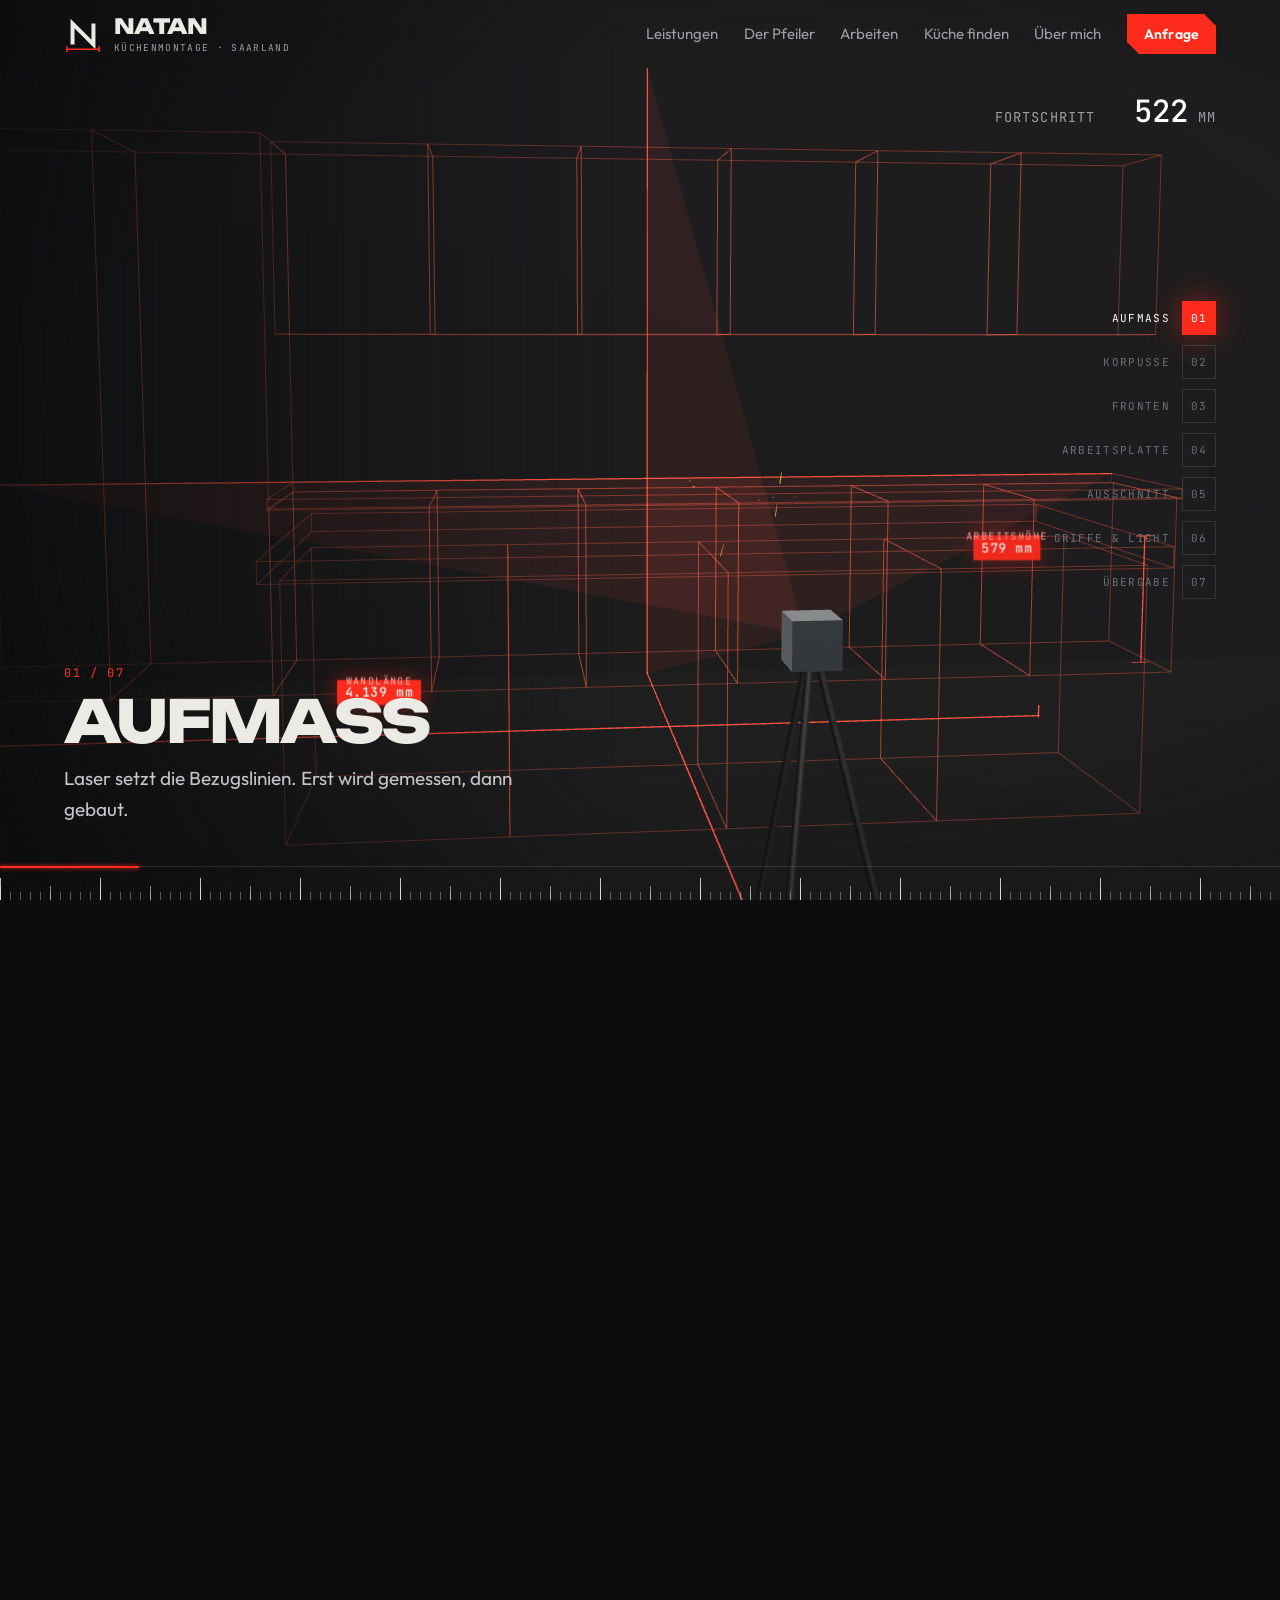
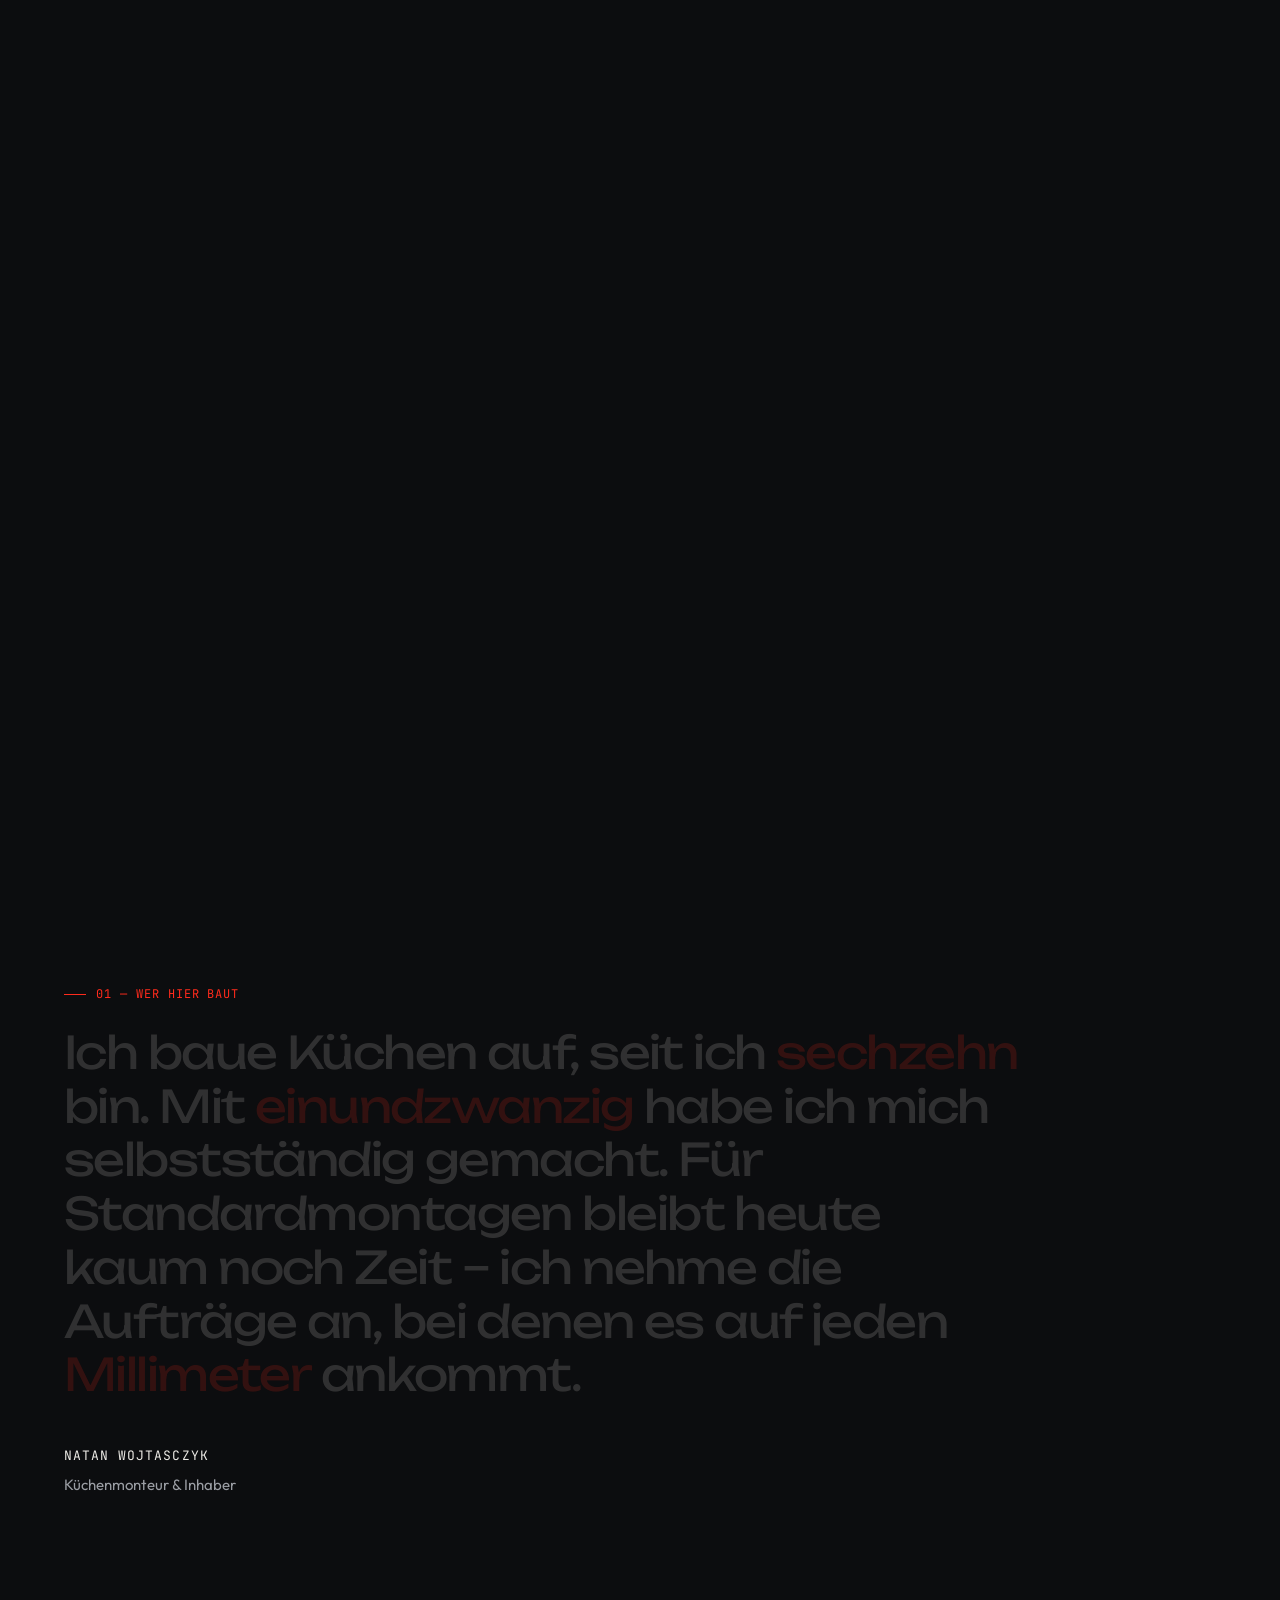
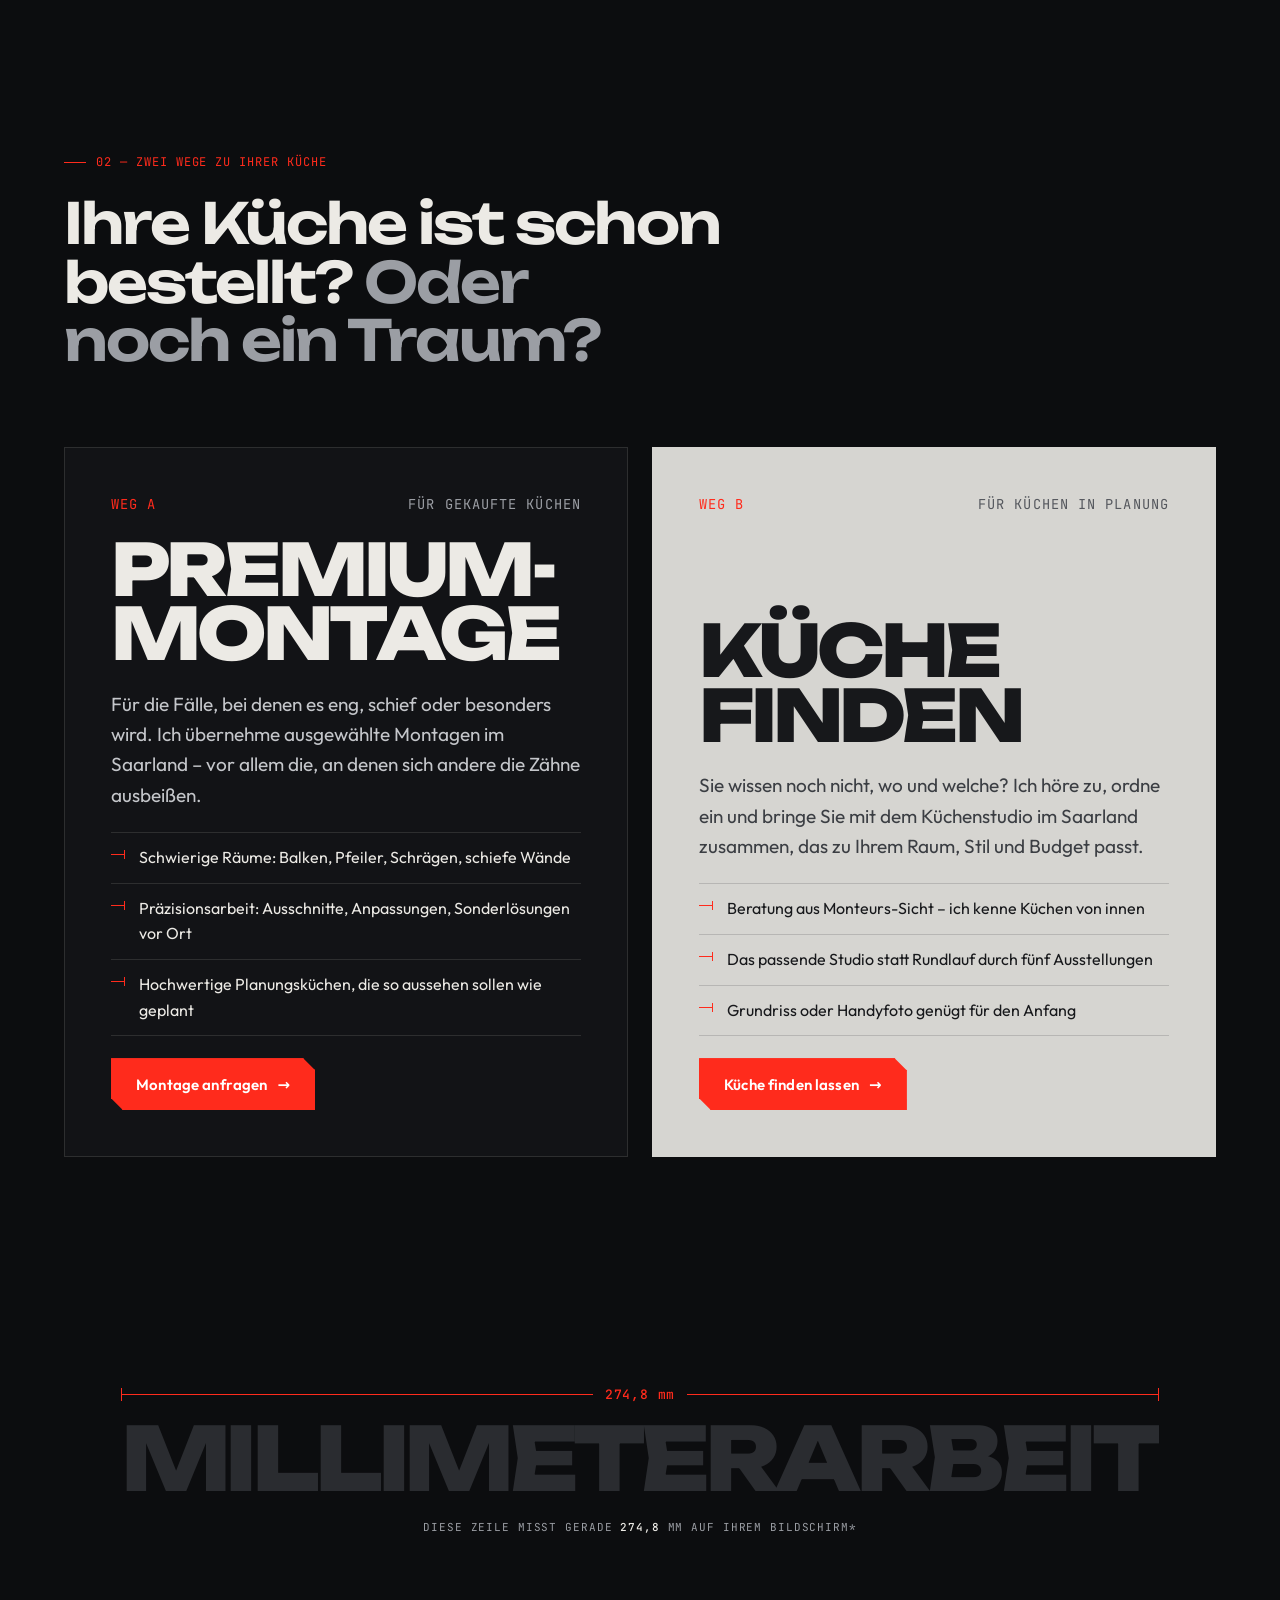
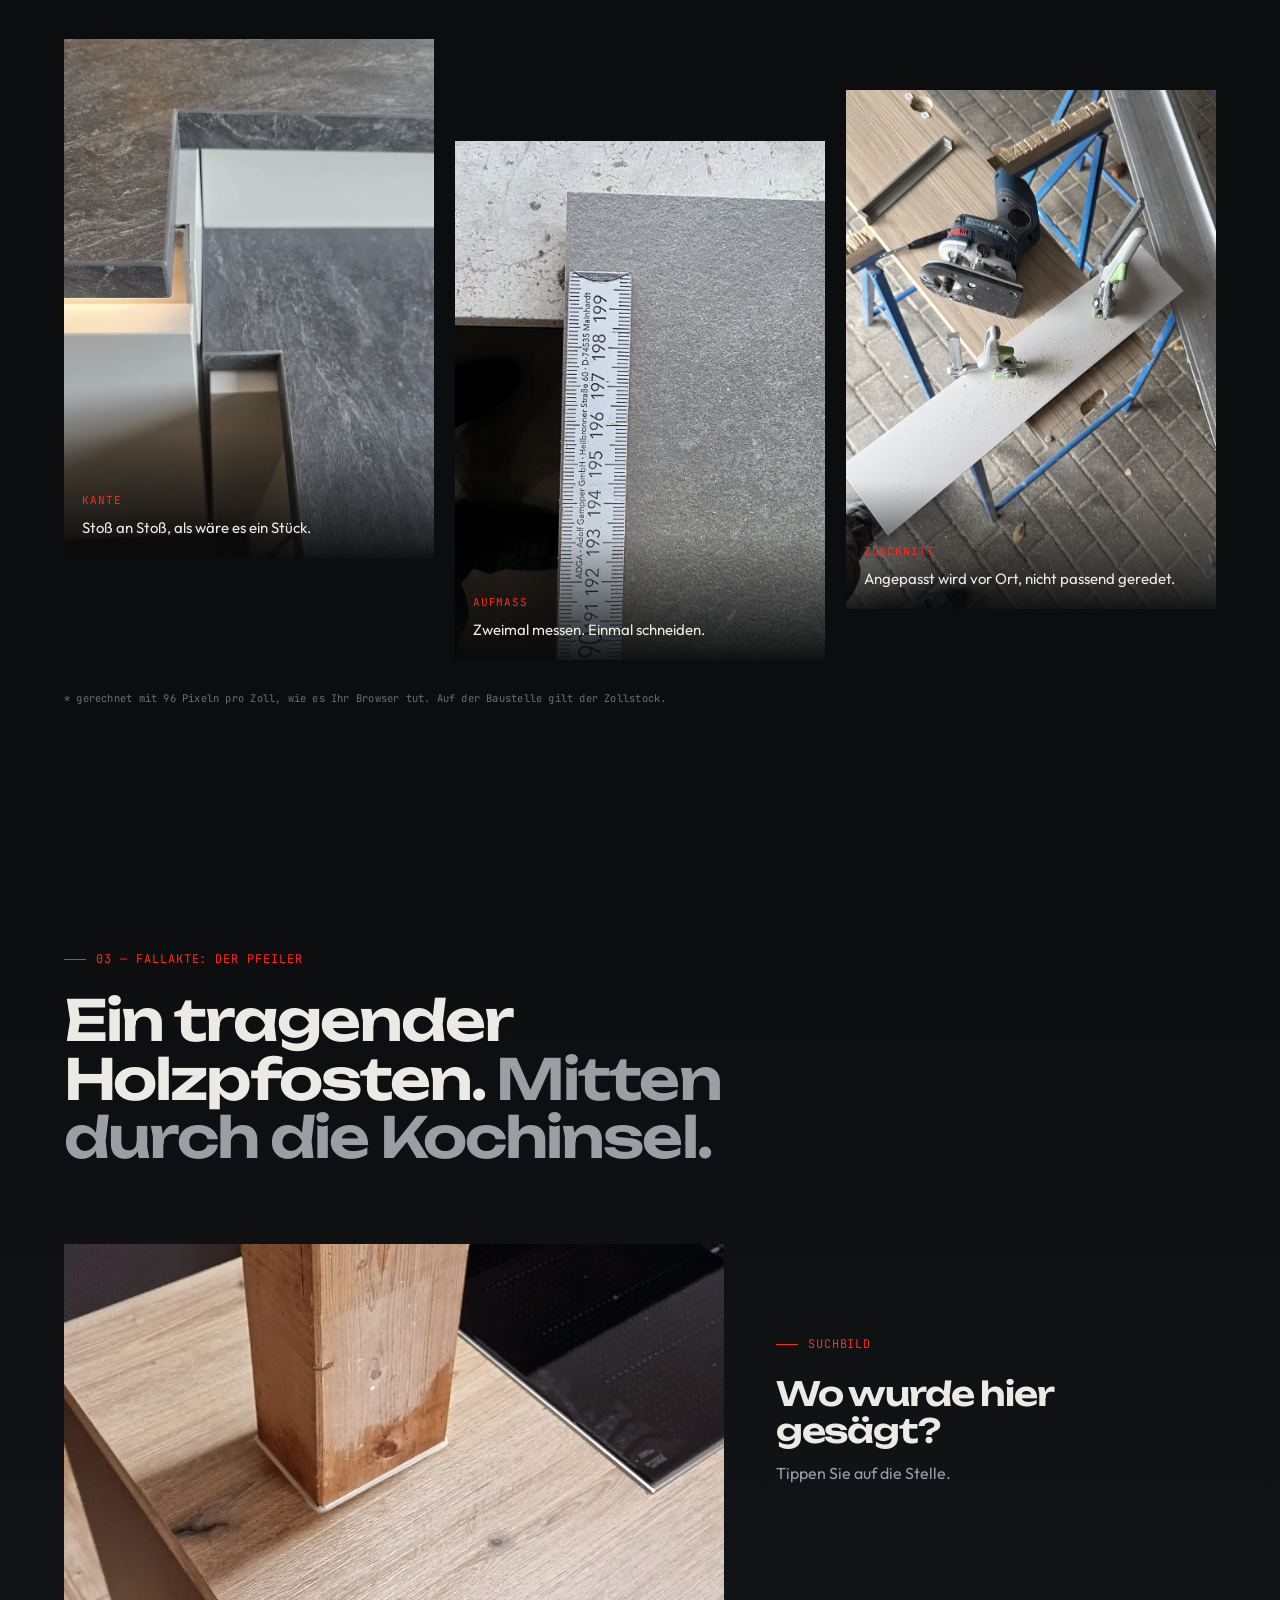
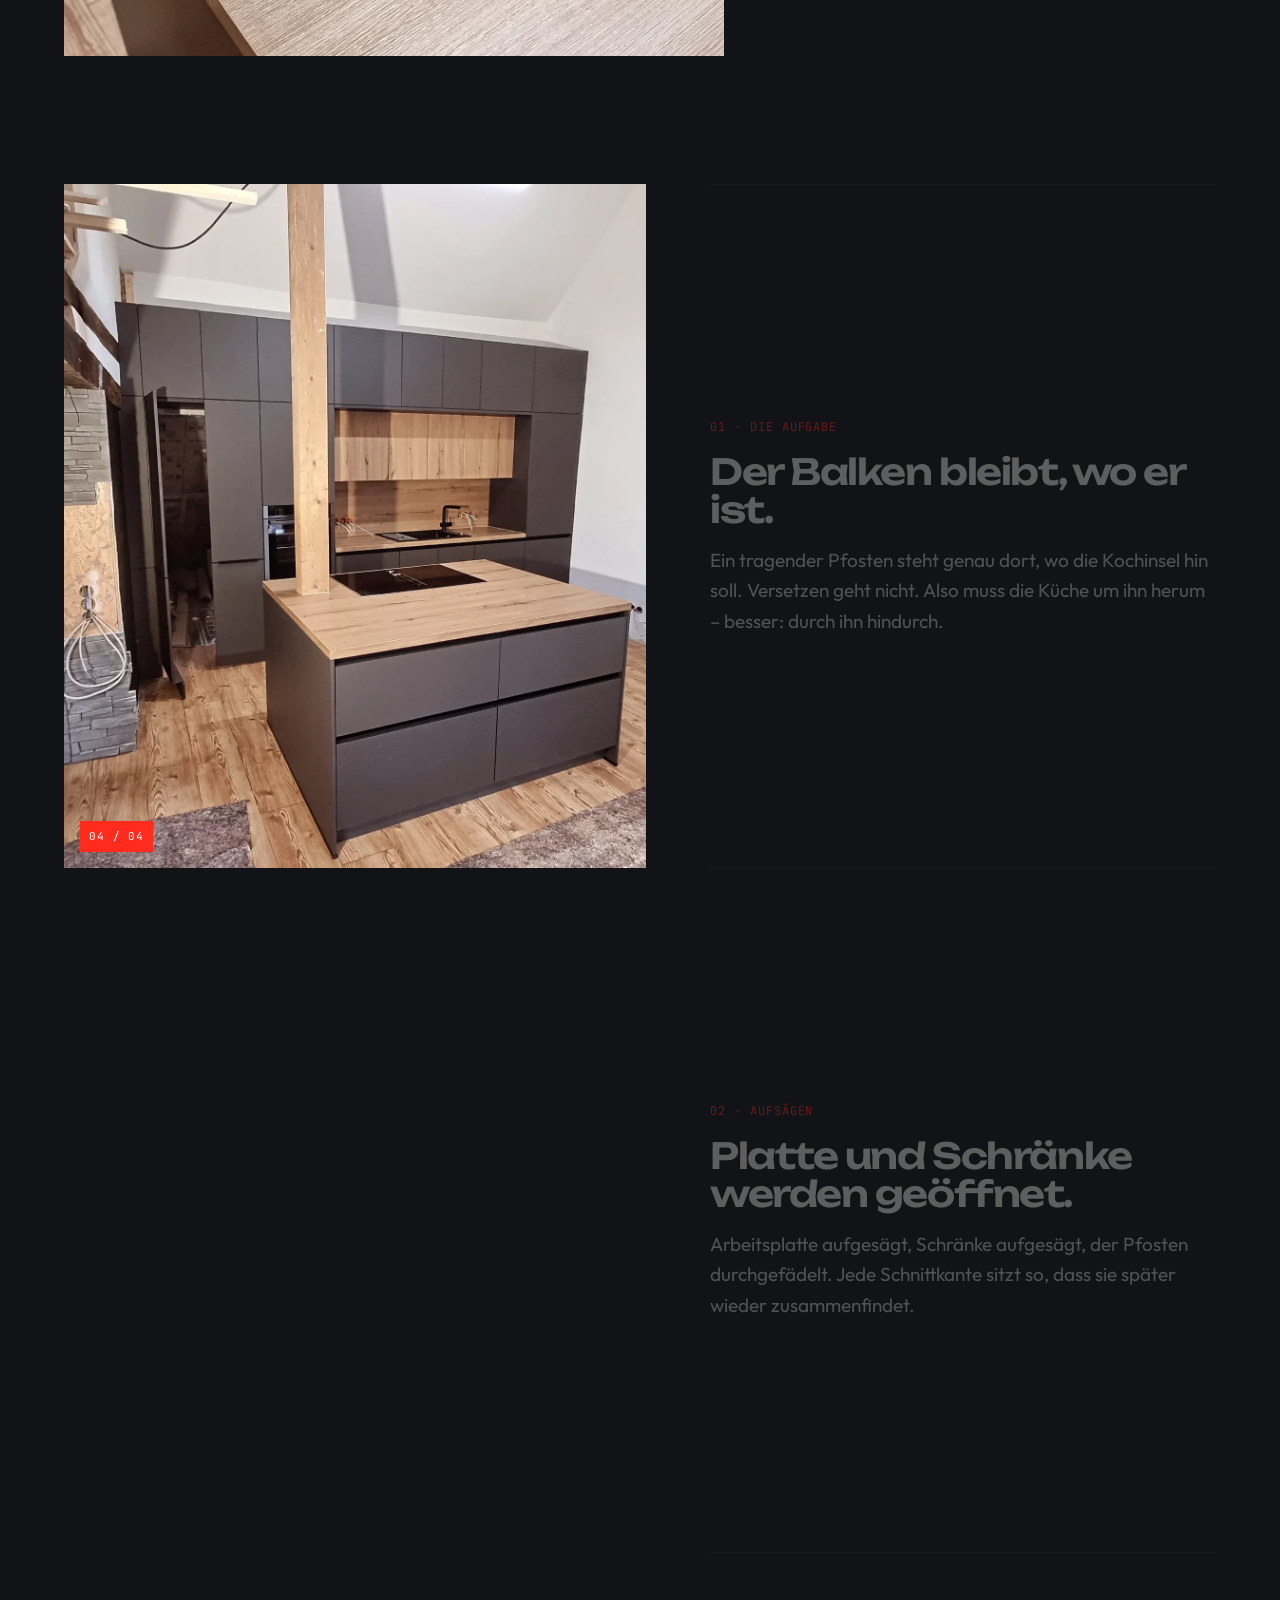
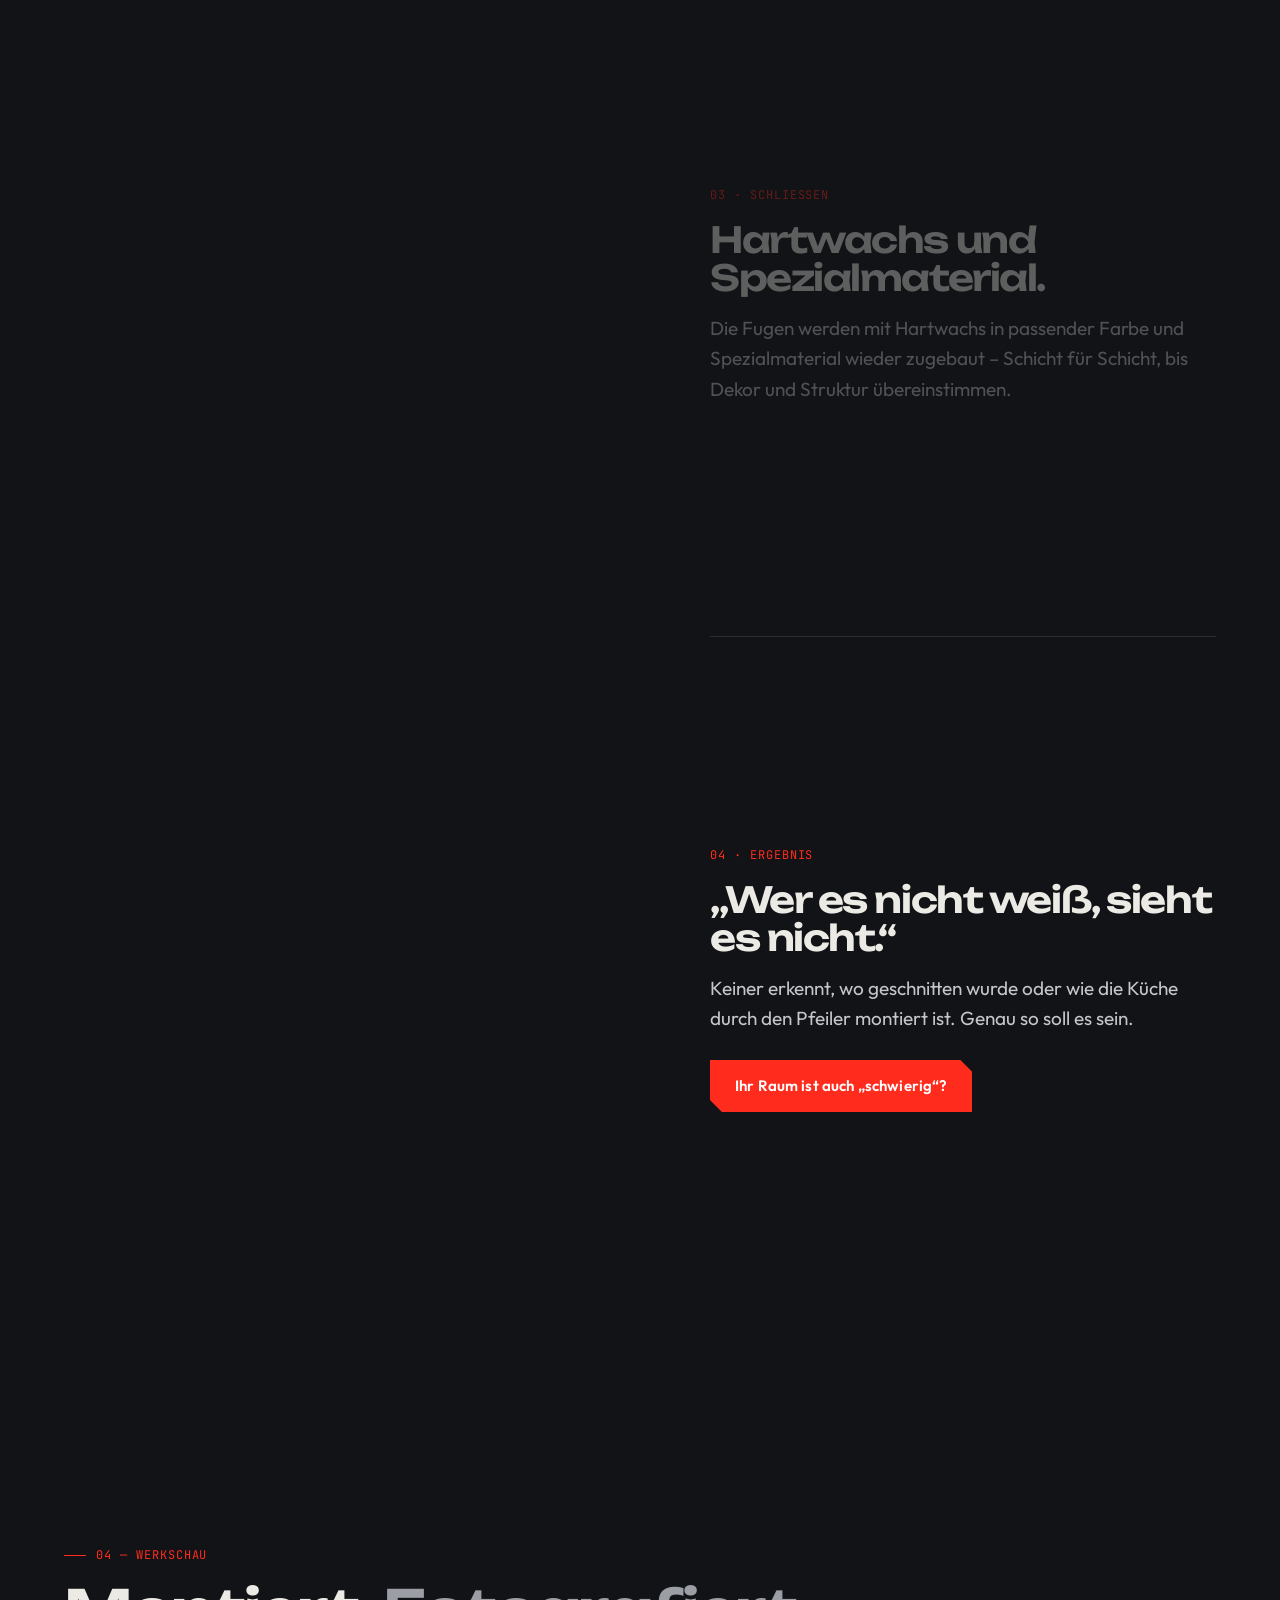
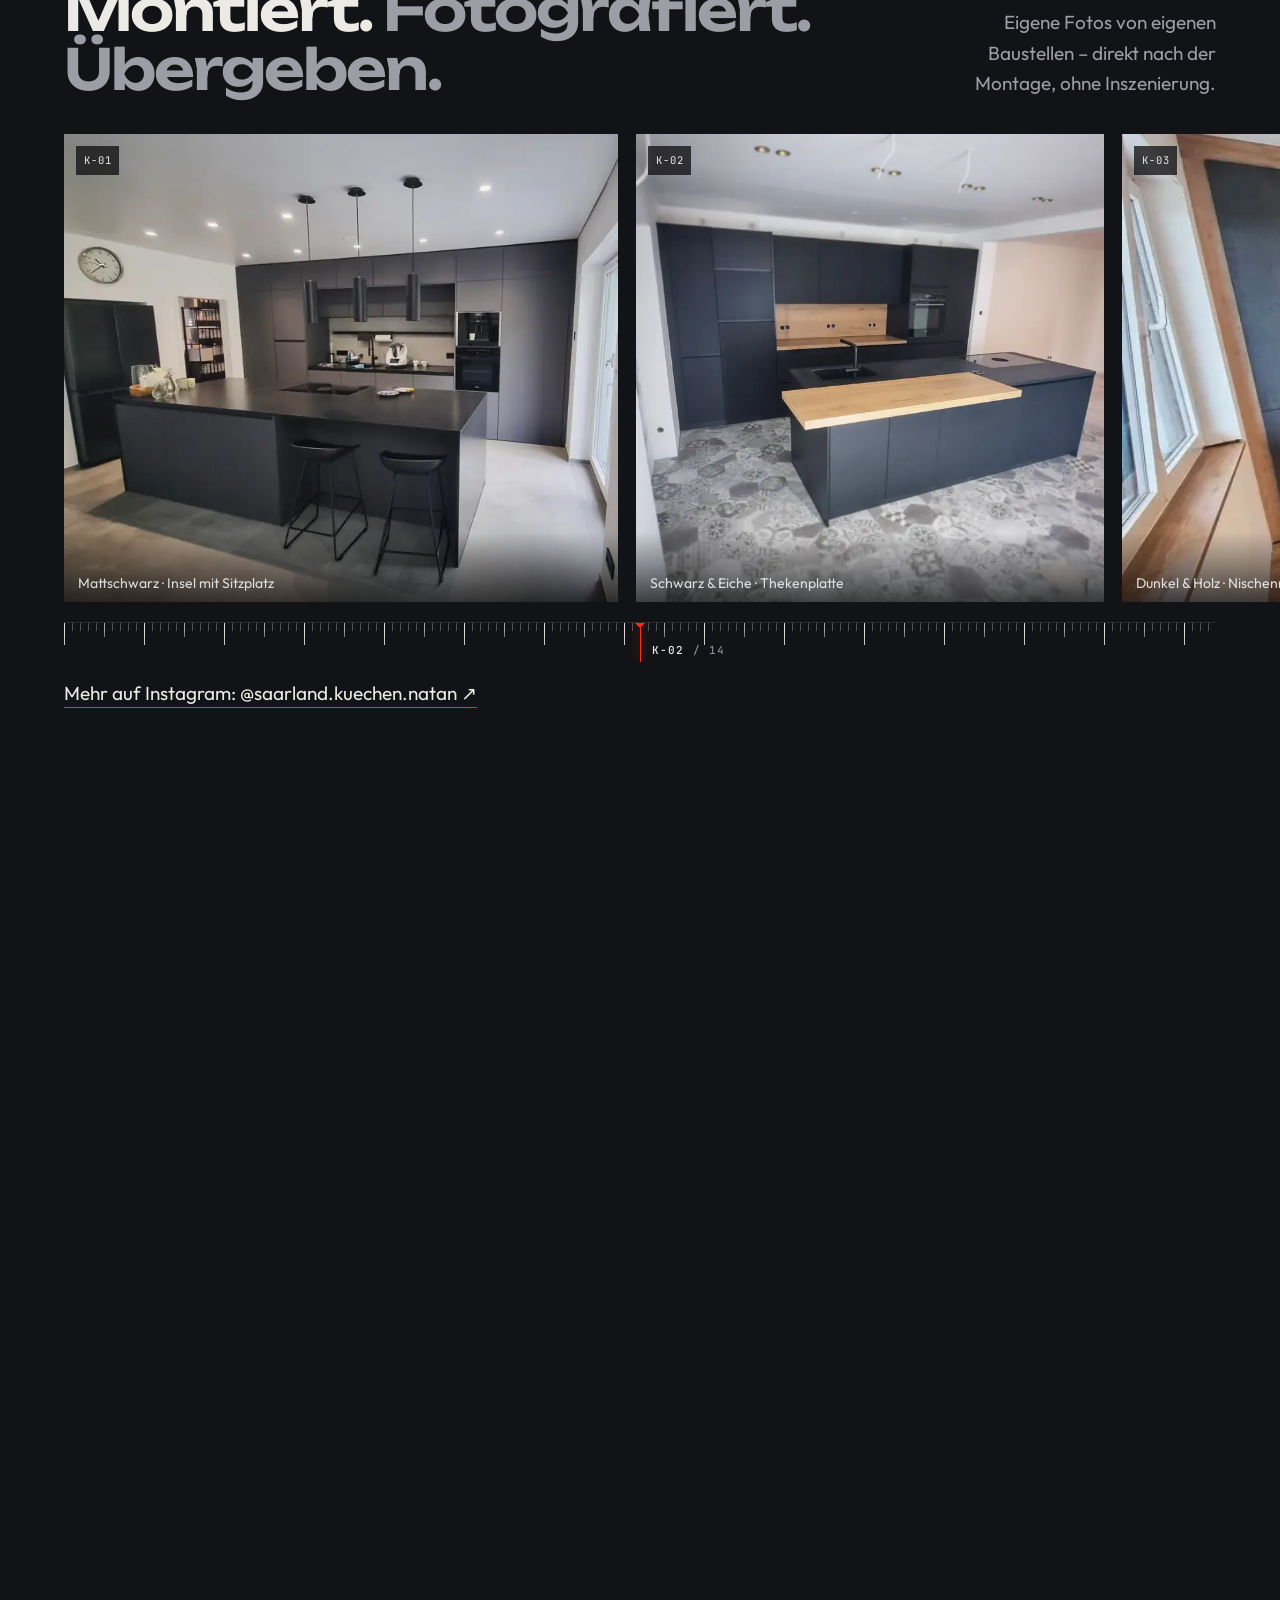
<file: index.html>
<!doctype html>
<html lang="de">
<head>
<meta charset="utf-8">
<meta name="viewport" content="width=device-width, initial-scale=1, viewport-fit=cover">
<title>Küchenmontage Saarland &amp; Saarbrücken – Natan Küchenmontage</title>
<meta name="description" content="Küchenmontage im Saarland für schwierige Räume und Präzisionsarbeit, dazu ehrliche Beratung beim Küchenkauf. Küchenmonteur seit dem 16. Lebensjahr.">
<link rel="canonical" href="https://natan.saarland/">
<meta name="robots" content="index, follow">
<meta name="theme-color" content="#0c0d0f">
<meta property="og:type" content="website">
<meta property="og:locale" content="de_DE">
<meta property="og:site_name" content="Natan Küchenmontage">
<meta property="og:title" content="Küchenmontage Saarland &amp; Saarbrücken – Natan Küchenmontage">
<meta property="og:description" content="Küchenmontage im Saarland und ehrliche Beratung beim Küchenkauf – von Küchenmonteur Natan Wojtasczyk.">
<meta property="og:url" content="https://natan.saarland/">
<meta property="og:image" content="https://natan.saarland/img/og.jpg">
<meta property="og:image:width" content="1200">
<meta property="og:image:height" content="630">
<meta name="twitter:title" content="Küchenmontage Saarland &amp; Saarbrücken – Natan Küchenmontage">
<meta name="twitter:description" content="Küchenmontage im Saarland für schwierige Räume und Präzisionsarbeit, dazu ehrliche Beratung beim Küchenkauf. Küchenmonteur seit dem 16. Lebensjahr.">
<meta name="twitter:card" content="summary_large_image">
<meta name="twitter:image" content="https://natan.saarland/img/og.jpg">
<link rel="icon" href="img/favicon.svg" type="image/svg+xml">
<link rel="apple-touch-icon" href="img/apple-touch-icon.png">
<link rel="preload" href="fonts/unbounded-latin-800-normal.woff2" as="font" type="font/woff2" crossorigin>
<link rel="preload" href="fonts/outfit-latin-400-normal.woff2" as="font" type="font/woff2" crossorigin>
<link rel="stylesheet" href="assets/site.css?v=4">
<script type="importmap">{"imports":{"three":"./js/three.module.min.js"}}</script>
<script type="application/ld+json">{"@context":"https://schema.org","@graph":[{"@type":"HomeAndConstructionBusiness","@id":"https://natan.saarland/#business","name":"Natan Küchenmontage","legalName":"Natan Wojtasczyk Montage & Vertrieb","description":"Premium-Küchenmontage im Saarland für schwierige Räume und Präzisionsarbeit sowie Beratung und Vermittlung beim Küchenkauf an passende Küchenstudios im Saarland.","url":"https://natan.saarland/","email":"info@natan.saarland","telephone":"+49 151 56743442","image":"https://natan.saarland/img/og.jpg","logo":"https://natan.saarland/img/apple-touch-icon.png","address":{"@type":"PostalAddress","streetAddress":"Römerstraße 25","postalCode":"66125","addressLocality":"Saarbrücken","addressRegion":"Saarland","addressCountry":"DE"},"areaServed":{"@type":"State","name":"Saarland"},"founder":{"@id":"https://natan.saarland/#natan"},"sameAs":["https://www.instagram.com/saarland.kuechen.natan/"],"knowsAbout":["Küchenmontage","Küchenmonteur","Einbauküchen","Arbeitsplatten-Ausschnitte","Küchenberatung","Küche kaufen im Saarland"],"hasOfferCatalog":{"@type":"OfferCatalog","name":"Leistungen","itemListElement":[{"@type":"Offer","itemOffered":{"@type":"Service","name":"Premium-Küchenmontage","areaServed":"Saarland"}},{"@type":"Offer","itemOffered":{"@type":"Service","name":"Küchenberatung und Vermittlung an Küchenstudios im Saarland","areaServed":"Saarland"}}]}},{"@type":"Person","@id":"https://natan.saarland/#natan","name":"Natan Wojtasczyk","jobTitle":"Küchenmonteur und Inhaber","worksFor":{"@id":"https://natan.saarland/#business"},"sameAs":["https://natanholding.de/","https://falcon-eye.de/"]},{"@type":"WebSite","@id":"https://natan.saarland/#web","url":"https://natan.saarland/","name":"Natan Küchenmontage","inLanguage":"de-DE"}]}</script>
</head>
<body>
<a class="skip" href="#main">Zum Inhalt springen</a>

<header class="top" id="top">
  <a class="brand" href="#montage" aria-label="Natan Küchenmontage · Saarland – nach oben">
    <span class="mark" aria-hidden="true"><svg viewBox="0 0 40 40"><path d="M9 31V9l22 22V9" fill="none" stroke="currentColor" stroke-width="4.2" stroke-linejoin="miter"/><path d="M3 36h34M3 33v6M37 33v6" stroke="#ff2b1c" stroke-width="1.6"/></svg></span>
    <span class="wm"><b>Natan</b> <small>Küchenmontage · Saarland</small></span>
  </a>
  <nav class="nav" aria-label="Hauptmenü">
    <a href="#wege">Leistungen</a><a href="#pfeiler">Der Pfeiler</a><a href="#arbeiten">Arbeiten</a><a href="#finden">Küche finden</a><a href="#natan">Über mich</a>
    <a class="btn btn-sm" href="#anfrage">Anfrage</a>
  </nav>
  <button class="burger" type="button" aria-label="Menü öffnen" aria-expanded="false" aria-controls="mnav"><i></i><i></i></button>
</header>
<div class="mnav" id="mnav" hidden>
  <nav aria-label="Mobiles Menü">
    <a href="#wege"><span>01</span>Leistungen</a><a href="#pfeiler"><span>02</span>Der Pfeiler</a><a href="#arbeiten"><span>03</span>Arbeiten</a><a href="#finden"><span>04</span>Küche finden</a><a href="#natan"><span>05</span>Über mich</a><a href="#anfrage"><span>06</span>Anfrage</a>
  </nav>
  <div class="mnav-c"><a href="tel:+4915156743442">+49 151 56743442</a><a href="mailto:info@natan.saarland">info@natan.saarland</a></div>
</div>

<main id="main">

<!-- ============ HERO: die Küche baut sich selbst auf ============ -->
<section class="hero" id="montage" aria-label="Küchenmontage im Zeitraffer">
  <div class="stage">
    <canvas id="kc" aria-hidden="true"></canvas>
    <img class="hero-fallback" src="img/w/hero.webp" alt="Fertig montierte Küche in Mattschwarz mit Kochinsel" width="1440" height="1216" loading="lazy" decoding="async">
    <div class="vignette" aria-hidden="true"></div>
    <div class="dims" aria-hidden="true"></div>

    <div class="hero-copy">
      <p class="kicker"><span class="dot"></span>Natan Küchenmontage · Saarland</p>
      <h1 class="h-hero"><span class="ln"><span>Küchen,</span></span> <span class="ln"><span>auf den</span></span> <span class="ln red"><span>Millimeter</span></span> <span class="ln"><span>montiert.</span></span></h1>
      <p class="lead">Premium-Montage für die Räume, bei denen andere absagen. Und ehrliche Beratung, wenn Sie Ihre Küche erst noch finden.</p>
      <div class="ctas">
        <a class="btn" href="#anfrage" data-mode="montage">Montage anfragen</a>
        <a class="btn btn-ghost" href="#anfrage" data-mode="finden">Küche finden lassen</a>
      </div>
      <p class="scrollcue" aria-hidden="true"><span></span>Scrollen startet die Montage</p>
    </div>

    <div class="hud" aria-hidden="true">
      <ol class="steps">
        <li data-step data-n="01" data-t="Aufmaß" data-d="Laser setzt die Bezugslinien. Erst wird gemessen, dann gebaut.">Aufmaß</li>
        <li data-step data-n="02" data-t="Korpusse setzen" data-d="Jeder Korpus wird ausgerichtet, ins Lot gebracht und verschraubt.">Korpusse</li>
        <li data-step data-n="03" data-t="Fronten" data-d="Hängeschränke, Türen, Auszüge – Fugen gleichmäßig, Kanten bündig.">Fronten</li>
        <li data-step data-n="04" data-t="Arbeitsplatten" data-d="Die Platten liegen auf, die Nischenrückwand schließt an.">Arbeitsplatte</li>
        <li data-step data-n="05" data-t="Ausschnitt" data-d="Kochfeld und Spüle: vor Ort gesägt, sauber eingesetzt.">Ausschnitt</li>
        <li data-step data-n="06" data-t="Griffe &amp; Licht" data-d="Griffe sitzen, Beleuchtung an. Jetzt wirkt die Küche.">Griffe &amp; Licht</li>
        <li data-step data-n="07" data-t="Übergabe" data-d="Fertig. Besenrein. Ihre Küche.">Übergabe</li>
      </ol>
      <div class="cap"></div>
      <div class="meter"><span class="mono">Fortschritt</span><b data-mm>0</b><span class="mono">mm</span></div>
      <div class="tape"><i></i></div>
    </div>

    <div class="hero-end">
      <p class="h-end">Übergabe.</p>
      <p>So sieht Montage aus, wenn jemand sie seit seinem 16. Lebensjahr macht.</p>
      <div class="ctas"><a class="btn" href="#anfrage" data-mode="montage">Montage anfragen</a><a class="btn btn-ghost" href="#anfrage" data-mode="finden">Küche finden lassen</a></div>
    </div>
  </div>
</section>

<!-- ============ STATEMENT ============ -->
<section class="statement" id="ich">
  <div class="wrap">
    <p class="mono eyebrow">01 — Wer hier baut</p>
    <p class="say" data-say>Ich baue Küchen auf, seit ich sechzehn bin. Mit einundzwanzig habe ich mich selbstständig gemacht. Für Standardmontagen bleibt heute kaum noch Zeit – ich nehme die Aufträge an, bei denen es auf jeden Millimeter ankommt.</p>
    <p class="sig"><span class="mono">Natan Wojtasczyk</span><span>Küchenmonteur &amp; Inhaber</span></p>
  </div>
</section>

<!-- ============ ZWEI WEGE ============ -->
<section class="paths" id="wege" aria-labelledby="wege-h">
  <div class="wrap">
    <header class="sec-head">
      <p class="mono eyebrow">02 — Zwei Wege zu Ihrer Küche</p>
      <h2 id="wege-h" class="h2">Ihre Küche ist schon bestellt? <em>Oder noch ein Traum?</em></h2>
    </header>
    <div class="path-grid">
      <article class="path" data-scan>
        <div class="path-top"><span class="mono">Weg A</span><span class="mono">Für gekaufte Küchen</span></div>
        <h3>Premium-<br>Montage</h3>
        <p>Für die Fälle, bei denen es eng, schief oder besonders wird. Ich übernehme ausgewählte Montagen im Saarland – vor allem die, an denen sich andere die Zähne ausbeißen.</p>
        <ul class="ticks">
          <li>Schwierige Räume: Balken, Pfeiler, Schrägen, schiefe Wände</li>
          <li>Präzisionsarbeit: Ausschnitte, Anpassungen, Sonderlösungen vor Ort</li>
          <li>Hochwertige Planungsküchen, die so aussehen sollen wie geplant</li>
        </ul>
        <a class="btn" href="#anfrage" data-mode="montage">Montage anfragen <span aria-hidden="true">→</span></a>
        <span class="scanline" aria-hidden="true"></span>
      </article>
      <article class="path path-b" data-scan>
        <div class="path-top"><span class="mono">Weg B</span><span class="mono">Für Küchen in Planung</span></div>
        <h3>Küche<br>finden</h3>
        <p>Sie wissen noch nicht, wo und welche? Ich höre zu, ordne ein und bringe Sie mit dem Küchenstudio im Saarland zusammen, das zu Ihrem Raum, Stil und Budget passt.</p>
        <ul class="ticks">
          <li>Beratung aus Monteurs-Sicht – ich kenne Küchen von innen</li>
          <li>Das passende Studio statt Rundlauf durch fünf Ausstellungen</li>
          <li>Grundriss oder Handyfoto genügt für den Anfang</li>
        </ul>
        <a class="btn" href="#anfrage" data-mode="finden">Küche finden lassen <span aria-hidden="true">→</span></a>
        <span class="scanline" aria-hidden="true"></span>
      </article>
    </div>
  </div>
</section>

<!-- ============ MILLIMETERARBEIT ============ -->
<section class="mm" id="praezision" aria-labelledby="mm-h">
  <div class="ruler-word" data-ruler>
    <div class="rw-dim" aria-hidden="true"><i></i><span data-rw>0 mm</span><i></i></div>
    <h2 id="mm-h" class="rw">Millimeter&shy;arbeit</h2>
    <p class="rw-note mono" aria-hidden="true">Diese Zeile misst gerade <b data-rw2>0</b> mm auf Ihrem Bildschirm*</p>
  </div>
  <div class="wrap">
    <div class="prec" data-laser>
      <figure class="pc pc-1">
        <img src="img/m/m10.webp" alt="Präzise gearbeitete Kante einer Arbeitsplatte im Anschluss an einen Hochschrank" width="901" height="1600" loading="lazy">
        <figcaption><span class="mono">Kante</span>Stoß an Stoß, als wäre es ein Stück.</figcaption>
      </figure>
      <figure class="pc pc-2">
        <img src="img/m/m11.webp" alt="Zollstock an einer Arbeitsplatte beim Aufmaß" width="901" height="1600" loading="lazy">
        <figcaption><span class="mono">Aufmaß</span>Zweimal messen. Einmal schneiden.</figcaption>
      </figure>
      <figure class="pc pc-3">
        <img src="img/m/m12.webp" alt="Tauchsäge auf Böcken beim Zuschnitt direkt an der Baustelle" width="901" height="1600" loading="lazy">
        <figcaption><span class="mono">Zuschnitt</span>Angepasst wird vor Ort, nicht passend geredet.</figcaption>
      </figure>
      <div class="xhair" aria-hidden="true"><i class="xh"></i><i class="xv"></i><span class="xl mono"></span></div>
    </div>
    <p class="fine mono">* gerechnet mit 96 Pixeln pro Zoll, wie es Ihr Browser tut. Auf der Baustelle gilt der Zollstock.</p>
  </div>
</section>

<!-- ============ DER PFEILER ============ -->
<section class="pfeiler" id="pfeiler" aria-labelledby="pf-h">
  <div class="wrap">
    <header class="sec-head">
      <p class="mono eyebrow">03 — Fallakte: Der Pfeiler</p>
      <h2 id="pf-h" class="h2">Ein tragender Holzpfosten. <em>Mitten durch die Kochinsel.</em></h2>
    </header>

    <div class="spot" data-spot>
      <div class="spot-img">
        <img src="img/p/pf_done.webp" alt="Fertige Kücheninsel mit Holzpfosten, der durch die Arbeitsplatte geführt ist" width="1440" height="810" loading="lazy">
        <span class="spot-mark" aria-hidden="true"></span>
        <button class="spot-hit" type="button" aria-label="Tippen Sie auf das Bild, um die Auflösung zu sehen"></button>
      </div>
      <div class="spot-txt">
        <p class="mono eyebrow">Suchbild</p>
        <p class="spot-q">Wo wurde hier gesägt?<br><span>Tippen Sie auf die Stelle.</span></p>
        <p class="spot-a" aria-live="polite"></p>
      </div>
    </div>

    <div class="case">
      <div class="case-media" aria-hidden="true">
        <img class="on" src="img/p/pf_total.webp" alt="" width="1440" height="810" loading="lazy">
        <img src="img/p/pf_cut.webp" alt="" width="1440" height="1440" loading="lazy">
        <img src="img/p/pf_wax.webp" alt="" width="1440" height="1440" loading="lazy">
        <img src="img/p/pf_post.webp" alt="" width="1440" height="1440" loading="lazy">
        <span class="case-n mono">01 / 04</span>
      </div>
      <ol class="case-steps">
        <li data-case="0">
          <img src="img/p/pf_total.webp" alt="Küche mit Holzpfosten im Raum, Kochinsel davor" width="1440" height="810" loading="lazy">
          <span class="mono">01 · Die Aufgabe</span>
          <h3>Der Balken bleibt, wo er ist.</h3>
          <p>Ein tragender Pfosten steht genau dort, wo die Kochinsel hin soll. Versetzen geht nicht. Also muss die Küche um ihn herum – besser: durch ihn hindurch.</p>
        </li>
        <li data-case="1">
          <img src="img/p/pf_cut.webp" alt="Aufgesägte Arbeitsplatte um den Holzpfosten mit Verbindungsbeschlägen" width="1440" height="1440" loading="lazy">
          <span class="mono">02 · Aufsägen</span>
          <h3>Platte und Schränke werden geöffnet.</h3>
          <p>Arbeitsplatte aufgesägt, Schränke aufgesägt, der Pfosten durchgefädelt. Jede Schnittkante sitzt so, dass sie später wieder zusammenfindet.</p>
        </li>
        <li data-case="2">
          <img src="img/p/pf_wax.webp" alt="Arbeitsplatte um den Pfosten mit Hartwachs-Stangen zum Ausbessern" width="1440" height="1440" loading="lazy">
          <span class="mono">03 · Schließen</span>
          <h3>Hartwachs und Spezialmaterial.</h3>
          <p>Die Fugen werden mit Hartwachs in passender Farbe und Spezialmaterial wieder zugebaut – Schicht für Schicht, bis Dekor und Struktur übereinstimmen.</p>
        </li>
        <li data-case="3">
          <img src="img/p/pf_post.webp" alt="Fertige Küche mit Pfosten, der durch die Kochinsel läuft" width="1440" height="1440" loading="lazy">
          <span class="mono">04 · Ergebnis</span>
          <h3>„Wer es nicht weiß, sieht es nicht.“</h3>
          <p>Keiner erkennt, wo geschnitten wurde oder wie die Küche durch den Pfeiler montiert ist. Genau so soll es sein.</p>
          <a class="btn" href="#anfrage" data-mode="montage">Ihr Raum ist auch „schwierig“?</a>
        </li>
      </ol>
    </div>
  </div>
</section>

<!-- ============ ARBEITEN ============ -->
<section class="works" id="arbeiten" aria-labelledby="w-h">
  <div class="works-pin">
    <header class="works-head">
      <p class="mono eyebrow">04 — Werkschau</p>
      <h2 id="w-h" class="h2">Montiert. <em>Fotografiert. Übergeben.</em></h2>
      <p class="works-sub">Eigene Fotos von eigenen Baustellen – direkt nach der Montage, ohne Inszenierung.</p>
    </header>
    <div class="track-wrap">
      <ul class="track">
        <li><button type="button" class="wk" data-i="0"><img src="img/w/k01_s.webp" data-full="img/w/k01.webp" alt="Küche in Mattschwarz mit großer Kochinsel, Sitzplatz und Pendelleuchten" width="720" height="608" loading="lazy"><span class="wk-n mono">K-01</span><span class="wk-t">Mattschwarz · Insel mit Sitzplatz</span></button></li>
        <li><button type="button" class="wk" data-i="1"><img src="img/w/k02_s.webp" data-full="img/w/k02.webp" alt="Schwarze Küche mit Insel und Eichen-Theke auf gemustertem Fliesenboden" width="720" height="720" loading="lazy"><span class="wk-n mono">K-02</span><span class="wk-t">Schwarz &amp; Eiche · Thekenplatte</span></button></li>
        <li><button type="button" class="wk" data-i="2"><img src="img/w/k03_s.webp" data-full="img/w/k03.webp" alt="Küche mit dunklen Fronten, Eichen-Nische und Kochinsel mit Holztheke" width="720" height="404" loading="lazy"><span class="wk-n mono">K-03</span><span class="wk-t">Dunkel &amp; Holz · Nischenrahmen</span></button></li>
        <li><button type="button" class="wk" data-i="3"><img src="img/w/k04_s.webp" data-full="img/w/k04.webp" alt="Küche mit Holzfronten in Eiche und dunkler Arbeitsplatte" width="720" height="405" loading="lazy"><span class="wk-n mono">K-04</span><span class="wk-t">Holzfronten · Halbinsel</span></button></li>
        <li><button type="button" class="wk" data-i="4"><img src="img/w/k05_s.webp" data-full="img/w/k05.webp" alt="Küche mit Eichenfronten unter einer beleuchteten Deckenabhängung" width="720" height="720" loading="lazy"><span class="wk-n mono">K-05</span><span class="wk-t">Eiche · Lichtdecke · Deckenlüfter</span></button></li>
        <li><button type="button" class="wk" data-i="5"><img src="img/w/k06_s.webp" data-full="img/w/k06.webp" alt="Küche in Betonoptik mit Kochinsel und Holznische" width="720" height="442" loading="lazy"><span class="wk-n mono">K-06</span><span class="wk-t">Betonoptik · Grifffugen</span></button></li>
        <li><button type="button" class="wk" data-i="6"><img src="img/w/k07_s.webp" data-full="img/w/k07.webp" alt="Dunkelblaue Kochinsel mit Messinggriffen auf Holzboden" width="720" height="720" loading="lazy"><span class="wk-n mono">K-07</span><span class="wk-t">Nachtblau · Messinggriffe</span></button></li>
        <li><button type="button" class="wk" data-i="7"><img src="img/w/k08_s.webp" data-full="img/w/k08.webp" alt="Weiße Landhausküche mit Eichen-Arbeitsplatte und offenem Regal in der Insel" width="720" height="540" loading="lazy"><span class="wk-n mono">K-08</span><span class="wk-t">Landhaus · Eiche massiv-Optik</span></button></li>
        <li><button type="button" class="wk" data-i="8"><img src="img/w/k09_s.webp" data-full="img/w/k09.webp" alt="Holzküche mit dunkler Arbeitsplatte und Halbinsel" width="720" height="716" loading="lazy"><span class="wk-n mono">K-09</span><span class="wk-t">Holzdekor · Hochschrankwand</span></button></li>
        <li><button type="button" class="wk" data-i="9"><img src="img/w/k10_s.webp" data-full="img/w/k10.webp" alt="Schwarze Kochinsel mit Holzregal und LED-Beleuchtung" width="720" height="720" loading="lazy"><span class="wk-n mono">K-10</span><span class="wk-t">Schwarz · Regal in der Insel</span></button></li>
        <li><button type="button" class="wk" data-i="10"><img src="img/w/k11_s.webp" data-full="img/w/k11.webp" alt="Lange schwarze Kochinsel vor weißer Hochschrankwand" width="720" height="585" loading="lazy"><span class="wk-n mono">K-11</span><span class="wk-t">Monolith · Insel mit Wangen</span></button></li>
        <li><button type="button" class="wk" data-i="11"><img src="img/w/k12_s.webp" data-full="img/w/k12.webp" alt="Helle Landhausküche mit kleiner Insel und Holzstühlen" width="720" height="540" loading="lazy"><span class="wk-n mono">K-12</span><span class="wk-t">Landhaus · kleine Insel</span></button></li>
        <li><button type="button" class="wk" data-i="12"><img src="img/w/k13_s.webp" data-full="img/w/k13.webp" alt="U-Küche in Anthrazit mit dicker Holz-Thekenplatte" width="720" height="405" loading="lazy"><span class="wk-n mono">K-13</span><span class="wk-t">Anthrazit · Theke in Holz</span></button></li>
        <li><button type="button" class="wk" data-i="13"><img src="img/w/k14_s.webp" data-full="img/w/k14.webp" alt="Graue Rahmenfront-Küche mit heller Steinarbeitsplatte" width="720" height="405" loading="lazy"><span class="wk-n mono">K-14</span><span class="wk-t">Rahmenfronten · Stein</span></button></li>
      </ul>
    </div>
    <div class="tape-ruler" aria-hidden="true"><div class="tr-in"></div><span class="tr-pin"></span><span class="tr-n mono"><b>K-01</b> / 14</span></div>
    <p class="works-more"><a class="link" href="https://www.instagram.com/saarland.kuechen.natan/" target="_blank" rel="noopener">Mehr auf Instagram: @saarland.kuechen.natan ↗</a></p>
  </div>
</section>

<!-- ============ LOGBUCH ============ -->
<section class="log" aria-labelledby="log-h">
  <div class="wrap">
    <header class="sec-head">
      <p class="mono eyebrow">05 — Aus dem Montage-Logbuch</p>
      <h2 id="log-h" class="h2">Küchen, die man <em>nicht nebenbei</em> aufbaut.</h2>
      <p class="sec-sub">Projekte aus der Zusammenarbeit mit Pellegrin Küchenstudio in St. Wendel.</p>
    </header>
    <ol class="log-list">
      <li><span class="mono">Echtstein</span><p>Ein Naturstein mit einem der schönsten Muster überhaupt – er sieht fast lebendig aus. Perfekt ausgemessen: Der Stein hat beim ersten Mal gepasst.</p></li>
      <li><span class="mono">6 mm Keramik</span><p>Ultradünne Keramik-Arbeitsplatte, ein Kochfeld mit Abzug, der nach oben fährt – und eine Durchgangstür in den Hochschränken, per Sprache gesteuert, in einen anderen Raum.</p></li>
      <li><span class="mono">Glasrückwand</span><p>Auf der Nischenrückwand die Berge, in denen sich das Paar kennengelernt und verlobt hat. Dazu eine dicke Echtholztheke.</p></li>
      <li><span class="mono">Drei Farben</span><p>Eine Arbeitsplatte aus drei verschiedenen Farben, nach Kundenwunsch zusammengesetzt.</p></li>
      <li><span class="mono">Über 4 Meter</span><p>Eine extrem lange Arbeitsplatte – die Fensterausschnitte wurden direkt hineingeschnitten.</p></li>
      <li><span class="mono">Sehr hohe Räume</span><p>Flächenbündige Montage und Eckschränke über Eck in zwei Höhenpositionen – für Räume, in denen Standardmaße nicht reichen.</p></li>
    </ol>
  </div>
</section>

<!-- ============ KÜCHE FINDEN ============ -->
<section class="finden" id="finden" aria-labelledby="f-h">
  <div class="wrap">
    <header class="sec-head">
      <p class="mono eyebrow">06 — Küche finden</p>
      <h2 id="f-h" class="h2">Als Monteur sehe ich jede Küche <em>von innen.</em></h2>
      <p class="sec-sub">Auch die Stellen, die in keiner Ausstellung gezeigt werden. Dieses Wissen bekommen Sie, bevor Sie unterschreiben.</p>
    </header>
    <ol class="flow">
      <li><span class="flow-n">1</span><h3>Sie erzählen</h3><p>Raum, Grundriss oder Handyfoto, Budget-Rahmen, Stil, Zeitraum. Fünf Minuten im Formular reichen.</p></li>
      <li><span class="flow-n">2</span><h3>Ich ordne ein</h3><p>Was passt in den Raum, was ist realistisch, worauf sollten Sie achten – ehrlich und aus Monteurs-Sicht.</p></li>
      <li><span class="flow-n">3</span><h3>Das passende Studio</h3><p>Ich bringe Sie mit dem Küchenstudio im Saarland zusammen, das zu Ihnen passt. Planung und Kauf laufen direkt dort.</p></li>
    </ol>
    <div class="finden-cta"><a class="btn" href="#anfrage" data-mode="finden">Jetzt Küche finden lassen</a><span class="mono">Unverbindlich · Saarland</span></div>
  </div>
</section>

<!-- ============ ÜBER NATAN ============ -->
<section class="about" id="natan" aria-labelledby="a-h">
  <div class="wrap about-grid">
    <div class="about-txt">
      <p class="mono eyebrow">07 — Über mich</p>
      <h2 id="a-h" class="h2">Natan <em>Wojtasczyk</em></h2>
      <p>Mit 16 habe ich die Ausbildung zum Küchenmonteur begonnen – bei Rafael Filipiak. Mit 21 habe ich mein eigenes Unternehmen gegründet: Natan Küchenmontage. Seitdem baue ich Küchen im ganzen Saarland auf.</p>
      <p>Viele davon zusammen mit Pellegrin Küchenstudio in St. Wendel. Wie sehr ich dem Studio vertraue? Für meine eigene Familie habe ich dort fünf, sechs Küchen bestellt.</p>
      <p>Heute konzentriere ich mich auf besondere Montagen und darauf, Menschen zur richtigen Küche zu bringen. Die Umwandlung in eine GmbH ist in Planung.</p>
    </div>
    <figure class="about-img">
      <img src="img/w/zollstock.webp" alt="Zollstöcke mit Aufdruck Natan Küchenmontage auf Holzdielen" width="1440" height="811" loading="lazy">
      <figcaption class="mono">Werkzeug mit Namen drauf.</figcaption>
    </figure>
  </div>
  <div class="wrap">
    <div class="lifetape" data-lifetape>
      <div class="lt-scale" aria-hidden="true"></div>
      <ol class="lt-marks">
        <li style="--at:.12"><b>16</b><span>Ausbildung zum Küchenmonteur bei Rafael Filipiak</span></li>
        <li style="--at:.42"><b>21</b><span>Gründung von Natan Küchenmontage</span></li>
        <li style="--at:.72"><b>Heute</b><span>Premium-Montage &amp; Küchen-Vermittlung im Saarland</span></li>
        <li style="--at:.94" class="next"><b>Next</b><span>GmbH in Planung</span></li>
      </ol>
    </div>
  </div>
</section>

<!-- ============ ANFRAGE ============ -->
<section class="anfrage" id="anfrage" aria-labelledby="q-h">
  <div class="wrap q-grid">
    <div class="q-intro">
      <p class="mono eyebrow">08 — Anfrage</p>
      <h2 id="q-h" class="h2">Erzählen Sie mir <em>von Ihrer Küche.</em></h2>
      <p>Ich melde mich persönlich. Wenn es schneller gehen soll: anrufen oder ein Foto per WhatsApp schicken.</p>
      <ul class="direct">
        <li><a href="tel:+4915156743442"><span class="mono">Telefon</span>+49 151 56743442</a></li>
        <li><a href="https://wa.me/4915156743442" target="_blank" rel="noopener"><span class="mono">WhatsApp</span>Foto oder Grundriss schicken ↗</a></li>
        <li><a href="mailto:info@natan.saarland"><span class="mono">E-Mail</span>info@natan.saarland</a></li>
        <li><a href="https://www.instagram.com/saarland.kuechen.natan/" target="_blank" rel="noopener"><span class="mono">Instagram</span>@saarland.kuechen.natan ↗</a></li>
      </ul>
    </div>

    <form class="qform" action="https://formsubmit.co/info@natan.saarland" method="POST" enctype="multipart/form-data">
      <div class="tabs" role="tablist" aria-label="Art der Anfrage">
        <button type="button" role="tab" id="tab-montage" aria-controls="fs-montage" aria-selected="true" data-tab="montage"><span class="mono">A</span>Premium-Montage</button>
        <button type="button" role="tab" id="tab-finden" aria-controls="fs-finden" aria-selected="false" data-tab="finden" tabindex="-1"><span class="mono">B</span>Küche finden</button>
        <i class="tab-ind" aria-hidden="true"></i>
      </div>

      <input type="hidden" name="_subject" value="Neue Anfrage über natan.saarland: Premium-Montage">
      <input type="hidden" name="Anliegen" value="Premium-Montage">
      <input type="hidden" name="_captcha" value="false">
      <input type="hidden" name="_template" value="table">
      <input type="hidden" name="_next" value="https://natan.saarland/#danke">
      <input type="text" name="_honey" class="hp" tabindex="-1" autocomplete="off" aria-hidden="true">

      <div class="row2">
        <label class="f"><span>Name *</span><input name="Name" required autocomplete="name"></label>
        <label class="f"><span>Ort *</span><input name="Ort" required autocomplete="address-level2" placeholder="z. B. St. Wendel"></label>
      </div>
      <div class="row2">
        <label class="f"><span>Telefon *</span><input name="Telefon" type="tel" required autocomplete="tel" inputmode="tel"></label>
        <label class="f"><span>E-Mail *</span><input name="E-Mail" type="email" required autocomplete="email"></label>
      </div>

      <fieldset class="fs" id="fs-montage" aria-labelledby="tab-montage">
        <legend class="sr">Premium-Montage</legend>
        <div class="chipset"><span class="cl">Ist die Küche schon gekauft?</span>
          <label class="chip"><input type="radio" name="Kueche_gekauft" value="Ja, bestellt"><span>Ja, bestellt</span></label>
          <label class="chip"><input type="radio" name="Kueche_gekauft" value="Noch in Planung"><span>Noch in Planung</span></label>
          <label class="chip"><input type="radio" name="Kueche_gekauft" value="Umbau / Umzug einer Küche"><span>Umbau / Umzug</span></label>
        </div>
        <label class="f"><span>Was ist besonders an Ihrem Raum oder Ihrer Küche?</span><textarea name="Besonderheit" rows="4" placeholder="z. B. Balken im Raum, Dachschräge, Steinplatte, sehr hohe Decke …"></textarea></label>
        <div class="chipset"><span class="cl">Wunsch-Zeitraum</span>
          <label class="chip"><input type="radio" name="Zeitraum" value="So bald wie möglich"><span>So bald wie möglich</span></label>
          <label class="chip"><input type="radio" name="Zeitraum" value="In 1–3 Monaten"><span>1–3 Monate</span></label>
          <label class="chip"><input type="radio" name="Zeitraum" value="In 3–6 Monaten"><span>3–6 Monate</span></label>
          <label class="chip"><input type="radio" name="Zeitraum" value="Später / offen"><span>Später</span></label>
        </div>
        <label class="file"><input type="file" name="attachment" accept="image/*,.pdf"><span class="file-b">Foto oder Plan anhängen</span><span class="file-n mono">optional · Bild oder PDF</span></label>
      </fieldset>

      <fieldset class="fs" id="fs-finden" aria-labelledby="tab-finden" hidden disabled>
        <legend class="sr">Küche finden</legend>
        <div class="chipset"><span class="cl">Budget-Rahmen</span>
          <label class="chip"><input type="radio" name="Budget" value="bis 10.000 €"><span>bis 10.000 €</span></label>
          <label class="chip"><input type="radio" name="Budget" value="10.000–20.000 €"><span>10–20.000 €</span></label>
          <label class="chip"><input type="radio" name="Budget" value="20.000–35.000 €"><span>20–35.000 €</span></label>
          <label class="chip"><input type="radio" name="Budget" value="über 35.000 €"><span>über 35.000 €</span></label>
          <label class="chip"><input type="radio" name="Budget" value="Weiß ich noch nicht"><span>Weiß ich noch nicht</span></label>
        </div>
        <div class="chipset"><span class="cl">Stil (mehrere möglich)</span>
          <label class="chip"><input type="checkbox" name="Stil[]" value="Modern grifflos"><span>Modern grifflos</span></label>
          <label class="chip"><input type="checkbox" name="Stil[]" value="Schwarz und matt"><span>Schwarz &amp; matt</span></label>
          <label class="chip"><input type="checkbox" name="Stil[]" value="Holz und warm"><span>Holz &amp; warm</span></label>
          <label class="chip"><input type="checkbox" name="Stil[]" value="Landhaus"><span>Landhaus</span></label>
          <label class="chip"><input type="checkbox" name="Stil[]" value="Hell und klar"><span>Hell &amp; klar</span></label>
          <label class="chip"><input type="checkbox" name="Stil[]" value="Noch offen"><span>Noch offen</span></label>
        </div>
        <div class="chipset"><span class="cl">Wunsch-Zeitraum</span>
          <label class="chip"><input type="radio" name="Zeitraum" value="So bald wie möglich"><span>So bald wie möglich</span></label>
          <label class="chip"><input type="radio" name="Zeitraum" value="In 3–6 Monaten"><span>3–6 Monate</span></label>
          <label class="chip"><input type="radio" name="Zeitraum" value="In 6–12 Monaten"><span>6–12 Monate</span></label>
          <label class="chip"><input type="radio" name="Zeitraum" value="Später / offen"><span>Später</span></label>
        </div>
        <label class="file"><input type="file" name="attachment" accept="image/*,.pdf"><span class="file-b">Grundriss oder Raumfoto hochladen</span><span class="file-n mono">optional · Bild oder PDF</span></label>
        <label class="f"><span>Notiz zum Raum</span><textarea name="Raum_Notiz" rows="3" placeholder="z. B. ca. 4 × 3,5 m, Fenster links, offene Küche zum Wohnzimmer …"></textarea></label>
      </fieldset>

      <div class="chipset"><span class="cl">Wie sind Sie auf mich aufmerksam geworden? (freiwillig)</span>
        <label class="chip"><input type="radio" name="Aufmerksam_durch" value="Google-Suche"><span>Google-Suche</span></label>
        <label class="chip"><input type="radio" name="Aufmerksam_durch" value="Google-Anzeige"><span>Google-Anzeige</span></label>
        <label class="chip"><input type="radio" name="Aufmerksam_durch" value="Instagram / Facebook"><span>Instagram / Facebook</span></label>
        <label class="chip"><input type="radio" name="Aufmerksam_durch" value="Empfehlung"><span>Empfehlung</span></label>
        <label class="chip"><input type="radio" name="Aufmerksam_durch" value="Küchenstudio"><span>Küchenstudio</span></label>
        <label class="chip"><input type="radio" name="Aufmerksam_durch" value="Sonstiges"><span>Sonstiges</span></label>
      </div>
      <button class="btn btn-send" type="submit"><span>Anfrage senden</span><i aria-hidden="true"></i></button>
      <p class="mono form-note">Pflichtfelder sind mit * markiert – ohne sie kann ich Ihre Anfrage nicht bearbeiten. Ihre Angaben nutze ich nur für Ihre Anfrage, mehr in der <a href="datenschutz.html">Datenschutzerklärung</a>. Kein Newsletter, keine Weitergabe ohne Ihr Okay.</p>
    </form>
  </div>
</section>

<!-- ============ GRUPPE ============ -->
<section class="group" aria-labelledby="g-h">
  <div class="wrap">
    <p class="mono eyebrow" id="g-h">Teil der Unternehmensgruppe von Natan Wojtasczyk</p>
    <div class="g-row">
      <a class="g-card" href="https://natanholding.de/" target="_blank" rel="noopener"><span class="mono">Holding</span><b>Natan Holding GmbH</b><span>natanholding.de ↗</span></a>
      <a class="g-card" href="https://falcon-eye.de/" target="_blank" rel="noopener"><span class="mono">Film &amp; Web</span><b>Falcon Eye</b><span>FPV-Drohnenfilm &amp; Webdesign · falcon-eye.de ↗</span></a>
      <div class="g-card g-self"><span class="mono">Sie sind hier</span><b>Natan Küchenmontage</b><span>Montage &amp; Küchenberatung · Saarland</span></div>
    </div>
  </div>
</section>

</main>

<footer class="foot">
  <div class="wrap">
    <p class="foot-big">Auf den <span>Millimeter.</span></p>
    <div class="foot-row">
      <p><b>Natan Küchenmontage</b><br>Inhaber Natan Wojtasczyk<br>Römerstraße 25 · 66125 Saarbrücken</p>
      <p><a href="tel:+4915156743442">+49 151 56743442</a><br><a href="mailto:info@natan.saarland">info@natan.saarland</a><br><a href="https://www.instagram.com/saarland.kuechen.natan/" target="_blank" rel="noopener">Instagram ↗</a></p>
      <p><a href="impressum.html">Impressum</a><br><a href="datenschutz.html">Datenschutz</a><br><span class="mono">Website: <a href="https://falcon-eye.de/" target="_blank" rel="noopener">Falcon Eye</a></span></p>
    </div>
    <p class="mono foot-c">© <span data-year>2026</span> Natan Küchenmontage · Küchenmontage &amp; Küchenberatung im Saarland</p>
  </div>
</footer>

<nav class="dock" aria-label="Schnellkontakt">
  <a href="tel:+4915156743442"><svg viewBox="0 0 24 24" aria-hidden="true"><path d="M6.6 10.8a15.1 15.1 0 0 0 6.6 6.6l2.2-2.2a1 1 0 0 1 1-.25 11.4 11.4 0 0 0 3.6.57 1 1 0 0 1 1 1V20a1 1 0 0 1-1 1A17 17 0 0 1 3 4a1 1 0 0 1 1-1h3.5a1 1 0 0 1 1 1c0 1.25.2 2.45.57 3.57a1 1 0 0 1-.25 1z" fill="currentColor"/></svg>Anrufen</a>
  <a href="https://wa.me/4915156743442" target="_blank" rel="noopener"><svg viewBox="0 0 24 24" aria-hidden="true"><path d="M12 2a10 10 0 0 0-8.6 15.1L2 22l5-1.3A10 10 0 1 0 12 2zm5.3 14.1c-.2.6-1.3 1.2-1.8 1.2-.5.1-1 .2-3.3-.7-2.8-1.1-4.5-3.9-4.7-4.1-.1-.2-1.1-1.5-1.1-2.9s.7-2 1-2.3c.2-.3.5-.3.7-.3h.5c.2 0 .4 0 .6.5l.8 2c.1.2.1.4 0 .5l-.3.5-.4.4c-.1.1-.3.3-.1.6.2.3.8 1.3 1.7 2.1 1.2 1 2.1 1.4 2.4 1.5.3.1.5.1.6-.1l.9-1c.2-.3.4-.2.6-.1l1.9.9c.3.1.5.2.5.3.1.2.1.7-.1 1.3z" fill="currentColor"/></svg>WhatsApp</a>
  <a class="dock-cta" href="#anfrage">Anfrage</a>
</nav>

<div class="lb" hidden role="dialog" aria-modal="true" aria-label="Bildansicht">
  <button class="lb-x" type="button" aria-label="Schließen">×</button>
  <button class="lb-p" type="button" aria-label="Vorheriges Bild">←</button>
  <figure><img alt=""><figcaption class="mono"></figcaption></figure>
  <button class="lb-n" type="button" aria-label="Nächstes Bild">→</button>
</div>

<div class="thanks" id="danke-box" hidden role="dialog" aria-modal="true" aria-labelledby="th-h">
  <div class="th-in">
    <p class="mono eyebrow">Anfrage eingegangen</p>
    <p id="th-h" class="h2">Danke. <em>Ich melde mich persönlich.</em></p>
    <p>Ihre Nachricht ist angekommen. Wenn es eilt, erreichen Sie mich unter <a href="tel:+4915156743442">+49 151 56743442</a>.</p>
    <button class="btn" type="button" data-close>Zurück zur Seite</button>
  </div>
</div>

<script src="js/lenis.min.js" defer></script>
<script src="js/gsap.min.js" defer></script>
<script src="js/ScrollTrigger.min.js" defer></script>
<script src="assets/site.js?v=4" defer></script>
<script type="module" src="assets/montage3d.js?v=1"></script>
</body>
</html>
</file>
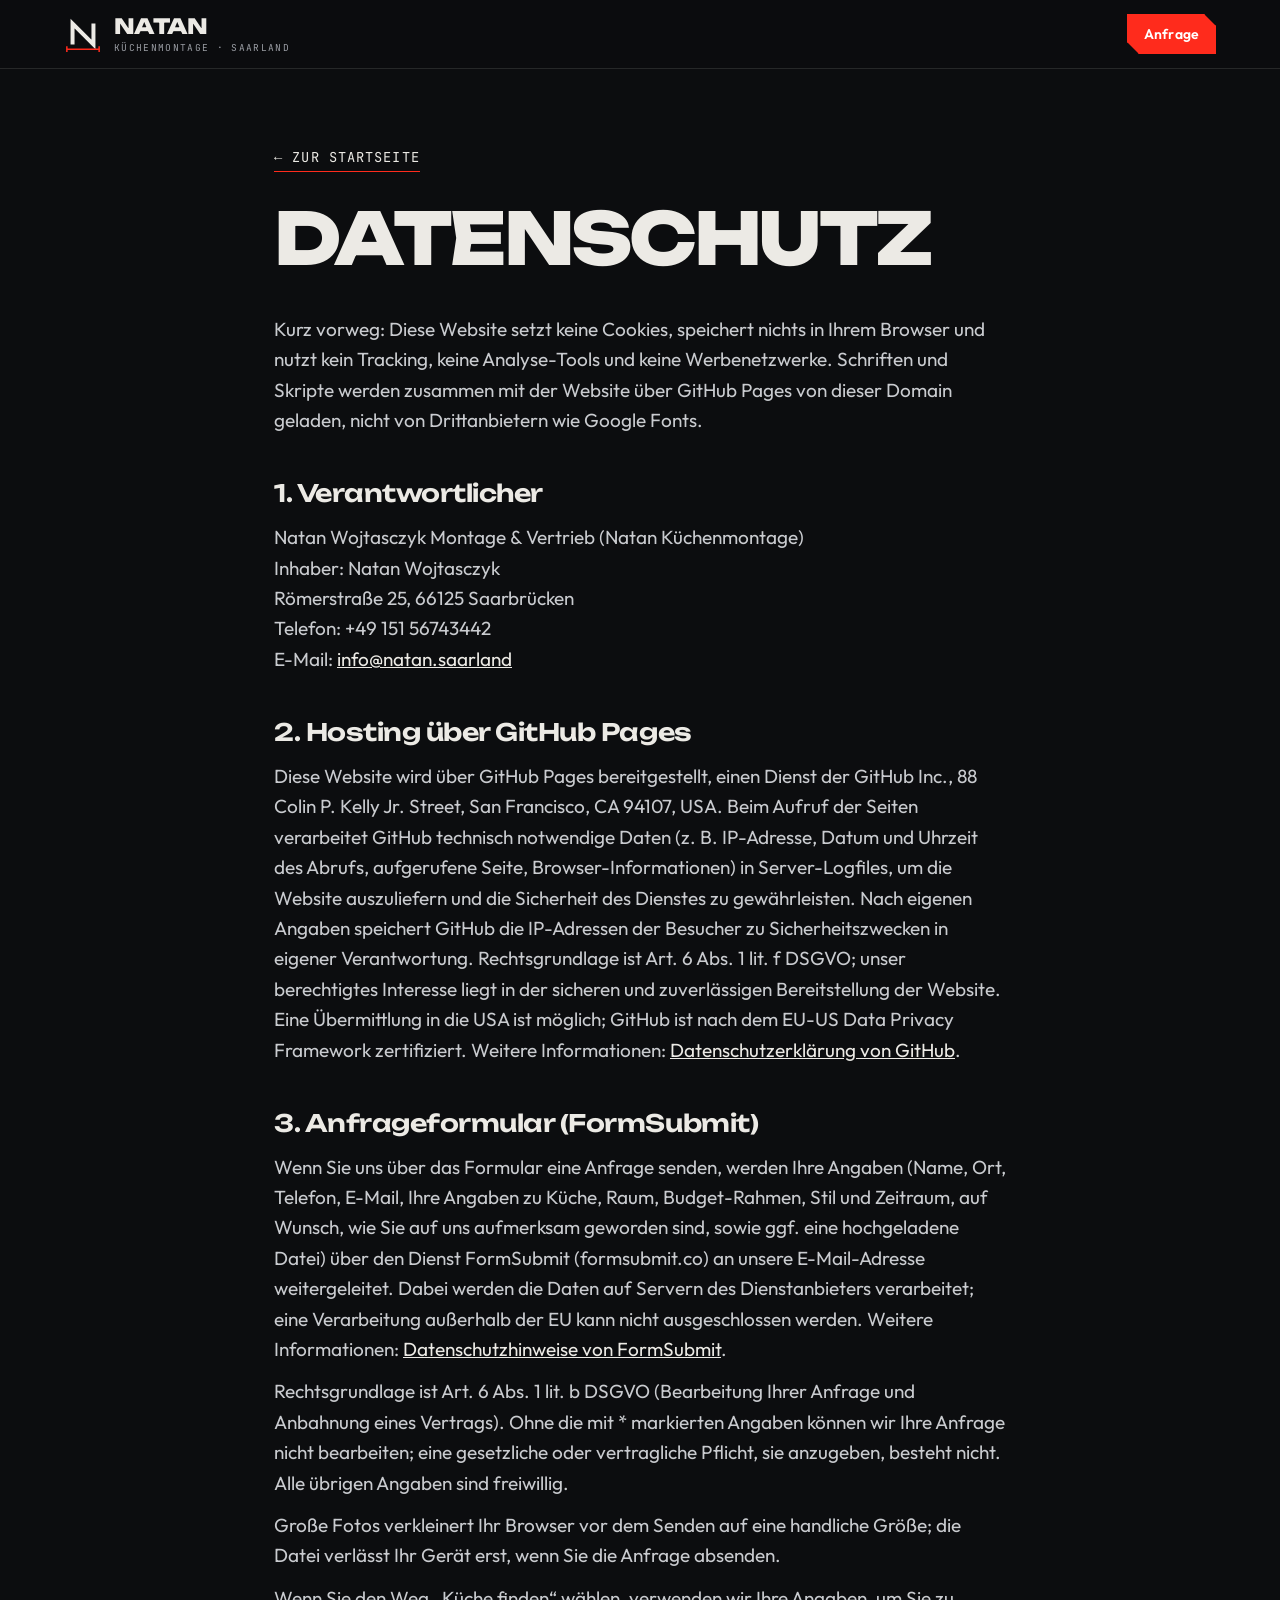
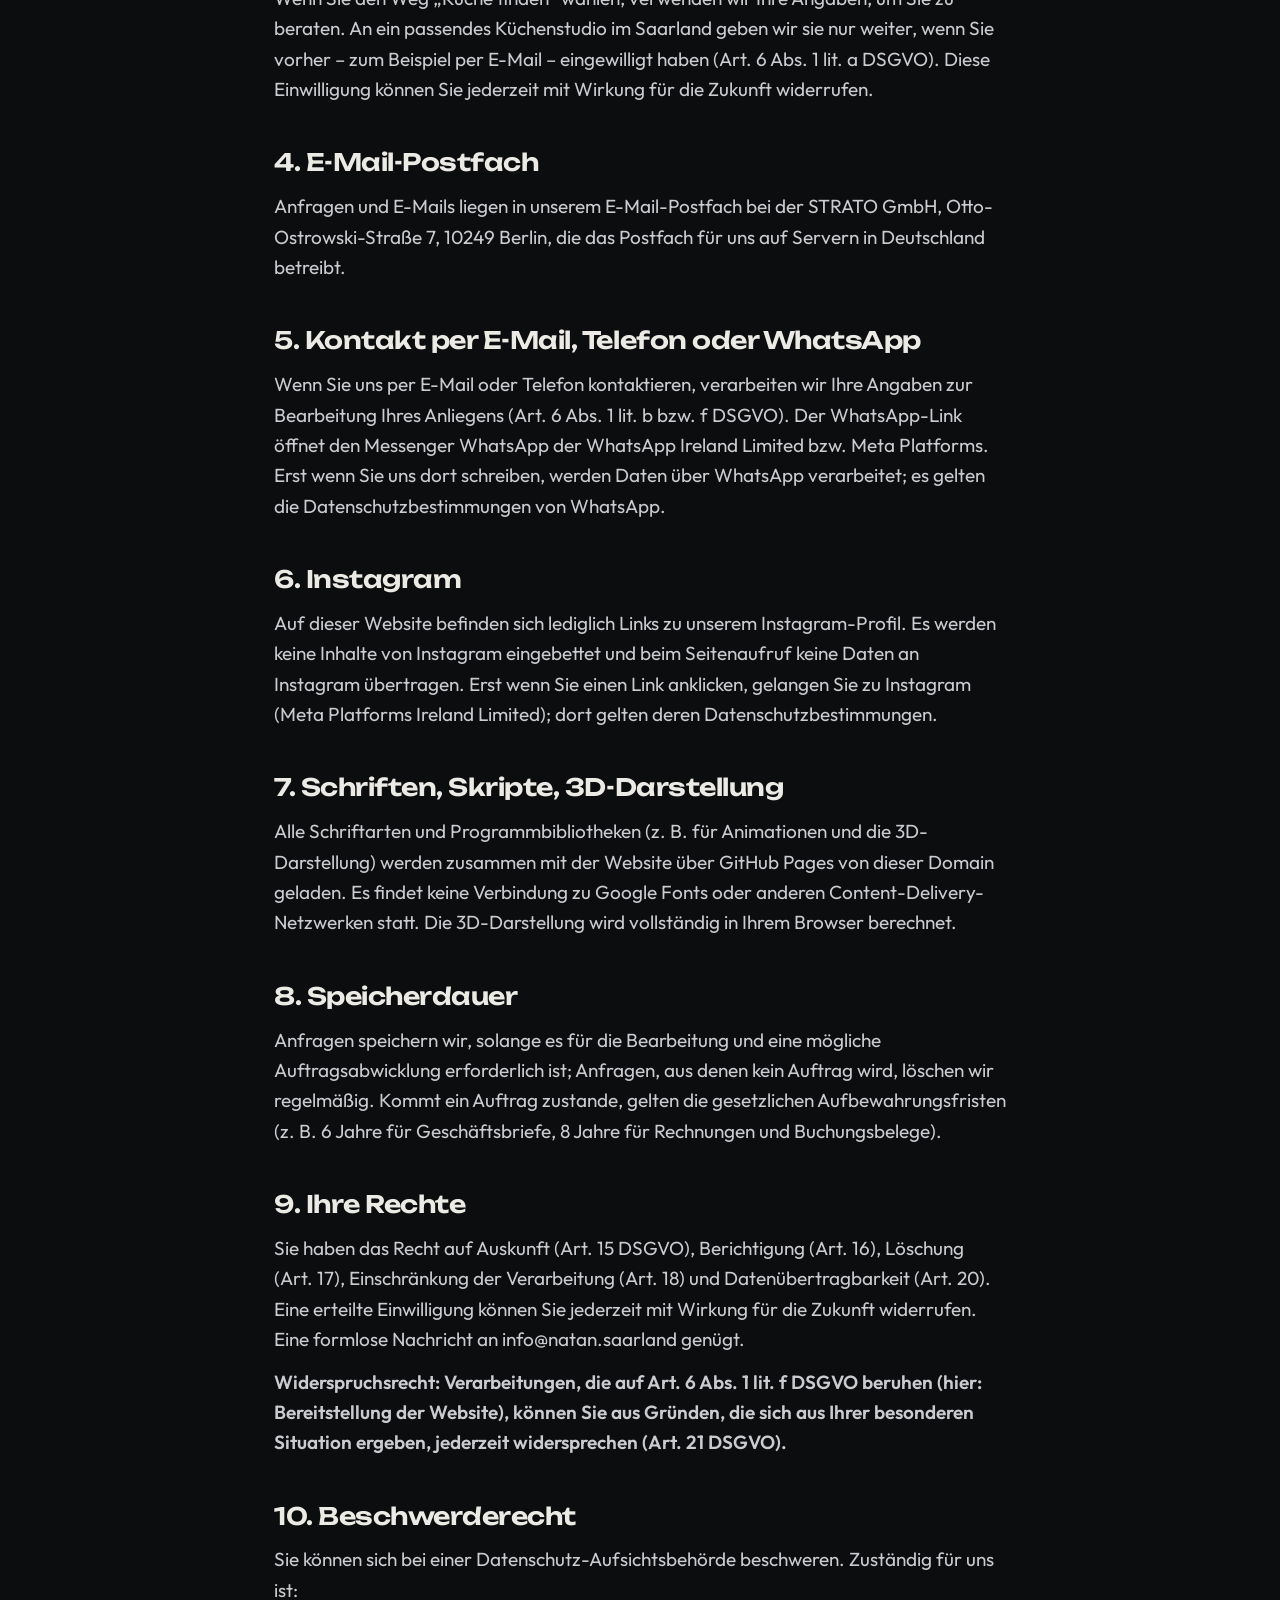
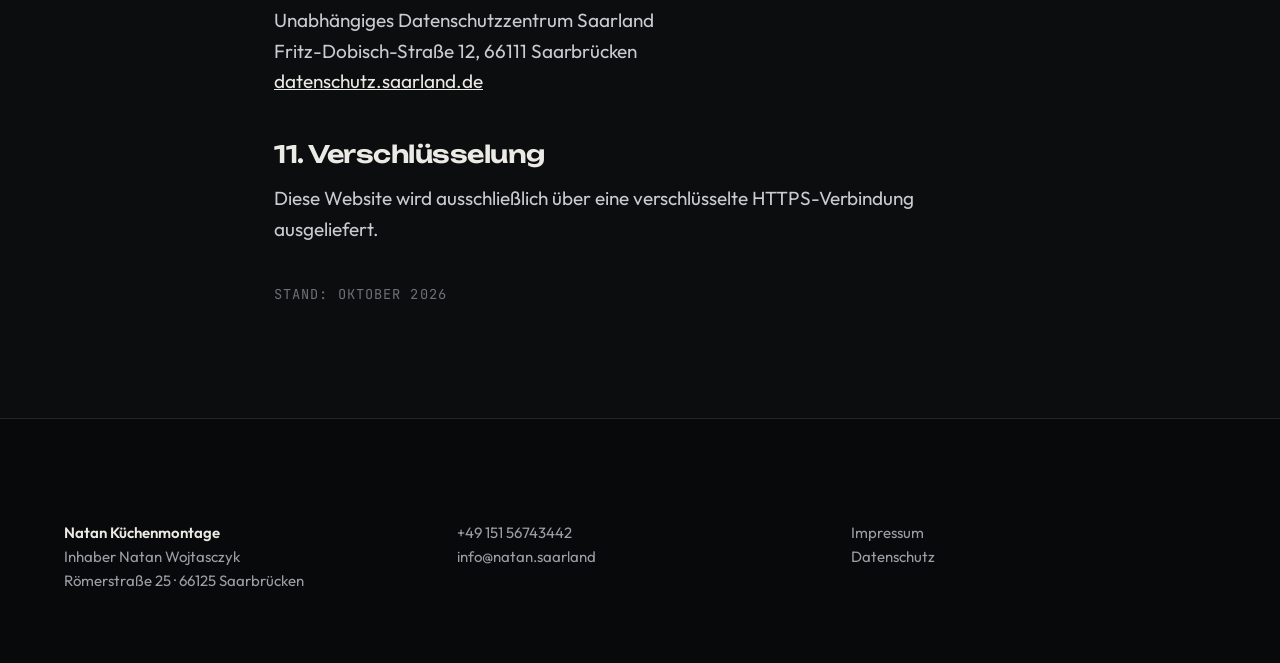
<file: datenschutz.html>
<!doctype html>
<html lang="de">
<head>
<meta charset="utf-8">
<meta name="viewport" content="width=device-width, initial-scale=1, viewport-fit=cover">
<title>Datenschutz – Natan Küchenmontage</title>
<meta name="description" content="Datenschutzerklärung von Natan Küchenmontage: Hosting, Anfrageformular, E-Mail-Postfach, keine Cookies, kein Tracking.">
<meta property="og:type" content="website">
<meta property="og:locale" content="de_DE">
<meta property="og:site_name" content="Natan Küchenmontage">
<meta property="og:title" content="Datenschutz – Natan Küchenmontage">
<meta property="og:description" content="Datenschutzerklärung von Natan Küchenmontage: Hosting, Anfrageformular, E-Mail-Postfach, keine Cookies, kein Tracking.">
<meta property="og:url" content="https://natan.saarland/datenschutz.html">
<meta property="og:image" content="https://natan.saarland/img/og.jpg">
<meta property="og:image:width" content="1200">
<meta property="og:image:height" content="630">
<meta name="twitter:card" content="summary_large_image">
<meta name="twitter:image" content="https://natan.saarland/img/og.jpg">
<link rel="canonical" href="https://natan.saarland/datenschutz.html">
<meta name="robots" content="index, follow">
<meta name="theme-color" content="#0c0d0f">
<link rel="icon" href="img/favicon.svg" type="image/svg+xml">
<link rel="stylesheet" href="assets/site.css?v=4">
</head>
<body>
<a class="skip" href="#main">Zum Inhalt springen</a>
<header class="top solid">
  <a class="brand" href="./" aria-label="Natan Küchenmontage · Saarland – zur Startseite">
    <span class="mark" aria-hidden="true"><svg viewBox="0 0 40 40"><path d="M9 31V9l22 22V9" fill="none" stroke="currentColor" stroke-width="4.2"/><path d="M3 36h34M3 33v6M37 33v6" stroke="#ff2b1c" stroke-width="1.6"/></svg></span>
    <span class="wm"><b>Natan</b> <small>Küchenmontage · Saarland</small></span>
  </a>
  <a class="btn btn-sm" href="index.html#anfrage">Anfrage</a>
</header>
<main id="main" class="legal"><div class="wrap">
<a class="link back mono" href="./">← Zur Startseite</a>
<h1>Datenschutz</h1>
<p>Kurz vorweg: Diese Website setzt keine Cookies, speichert nichts in Ihrem Browser und nutzt kein Tracking, keine Analyse-Tools und keine Werbenetzwerke. Schriften und Skripte werden zusammen mit der Website über GitHub Pages von dieser Domain geladen, nicht von Drittanbietern wie Google Fonts.</p>
<h2>1. Verantwortlicher</h2>
<p>Natan Wojtasczyk Montage &amp; Vertrieb (Natan Küchenmontage)<br>Inhaber: Natan Wojtasczyk<br>Römerstraße 25, 66125 Saarbrücken<br>Telefon: +49 151 56743442<br>E-Mail: <a href="mailto:info@natan.saarland">info@natan.saarland</a></p>
<h2>2. Hosting über GitHub Pages</h2>
<p>Diese Website wird über GitHub Pages bereitgestellt, einen Dienst der GitHub Inc., 88 Colin P. Kelly Jr. Street, San Francisco, CA 94107, USA. Beim Aufruf der Seiten verarbeitet GitHub technisch notwendige Daten (z. B. IP-Adresse, Datum und Uhrzeit des Abrufs, aufgerufene Seite, Browser-Informationen) in Server-Logfiles, um die Website auszuliefern und die Sicherheit des Dienstes zu gewährleisten. Nach eigenen Angaben speichert GitHub die IP-Adressen der Besucher zu Sicherheitszwecken in eigener Verantwortung. Rechtsgrundlage ist Art. 6 Abs. 1 lit. f DSGVO; unser berechtigtes Interesse liegt in der sicheren und zuverlässigen Bereitstellung der Website. Eine Übermittlung in die USA ist möglich; GitHub ist nach dem EU-US Data Privacy Framework zertifiziert. Weitere Informationen: <a href="https://docs.github.com/de/site-policy/privacy-policies/github-general-privacy-statement" target="_blank" rel="noopener">Datenschutzerklärung von GitHub</a>.</p>
<h2>3. Anfrageformular (FormSubmit)</h2>
<p>Wenn Sie uns über das Formular eine Anfrage senden, werden Ihre Angaben (Name, Ort, Telefon, E-Mail, Ihre Angaben zu Küche, Raum, Budget-Rahmen, Stil und Zeitraum, auf Wunsch, wie Sie auf uns aufmerksam geworden sind, sowie ggf. eine hochgeladene Datei) über den Dienst FormSubmit (formsubmit.co) an unsere E-Mail-Adresse weitergeleitet. Dabei werden die Daten auf Servern des Dienstanbieters verarbeitet; eine Verarbeitung außerhalb der EU kann nicht ausgeschlossen werden. Weitere Informationen: <a href="https://formsubmit.co/privacy.pdf" target="_blank" rel="noopener">Datenschutzhinweise von FormSubmit</a>.</p>
<p>Rechtsgrundlage ist Art. 6 Abs. 1 lit. b DSGVO (Bearbeitung Ihrer Anfrage und Anbahnung eines Vertrags). Ohne die mit * markierten Angaben können wir Ihre Anfrage nicht bearbeiten; eine gesetzliche oder vertragliche Pflicht, sie anzugeben, besteht nicht. Alle übrigen Angaben sind freiwillig.</p>
<p>Große Fotos verkleinert Ihr Browser vor dem Senden auf eine handliche Größe; die Datei verlässt Ihr Gerät erst, wenn Sie die Anfrage absenden.</p>
<p>Wenn Sie den Weg „Küche finden“ wählen, verwenden wir Ihre Angaben, um Sie zu beraten. An ein passendes Küchenstudio im Saarland geben wir sie nur weiter, wenn Sie vorher – zum Beispiel per E-Mail – eingewilligt haben (Art. 6 Abs. 1 lit. a DSGVO). Diese Einwilligung können Sie jederzeit mit Wirkung für die Zukunft widerrufen.</p>
<h2>4. E-Mail-Postfach</h2>
<p>Anfragen und E-Mails liegen in unserem E-Mail-Postfach bei der STRATO GmbH, Otto-Ostrowski-Straße 7, 10249 Berlin, die das Postfach für uns auf Servern in Deutschland betreibt.</p>
<h2>5. Kontakt per E-Mail, Telefon oder WhatsApp</h2>
<p>Wenn Sie uns per E-Mail oder Telefon kontaktieren, verarbeiten wir Ihre Angaben zur Bearbeitung Ihres Anliegens (Art. 6 Abs. 1 lit. b bzw. f DSGVO). Der WhatsApp-Link öffnet den Messenger WhatsApp der WhatsApp Ireland Limited bzw. Meta Platforms. Erst wenn Sie uns dort schreiben, werden Daten über WhatsApp verarbeitet; es gelten die Datenschutzbestimmungen von WhatsApp.</p>
<h2>6. Instagram</h2>
<p>Auf dieser Website befinden sich lediglich Links zu unserem Instagram-Profil. Es werden keine Inhalte von Instagram eingebettet und beim Seitenaufruf keine Daten an Instagram übertragen. Erst wenn Sie einen Link anklicken, gelangen Sie zu Instagram (Meta Platforms Ireland Limited); dort gelten deren Datenschutzbestimmungen.</p>
<h2>7. Schriften, Skripte, 3D-Darstellung</h2>
<p>Alle Schriftarten und Programmbibliotheken (z. B. für Animationen und die 3D-Darstellung) werden zusammen mit der Website über GitHub Pages von dieser Domain geladen. Es findet keine Verbindung zu Google Fonts oder anderen Content-Delivery-Netzwerken statt. Die 3D-Darstellung wird vollständig in Ihrem Browser berechnet.</p>
<h2>8. Speicherdauer</h2>
<p>Anfragen speichern wir, solange es für die Bearbeitung und eine mögliche Auftragsabwicklung erforderlich ist; Anfragen, aus denen kein Auftrag wird, löschen wir regelmäßig. Kommt ein Auftrag zustande, gelten die gesetzlichen Aufbewahrungsfristen (z. B. 6 Jahre für Geschäftsbriefe, 8 Jahre für Rechnungen und Buchungsbelege).</p>
<h2>9. Ihre Rechte</h2>
<p>Sie haben das Recht auf Auskunft (Art. 15 DSGVO), Berichtigung (Art. 16), Löschung (Art. 17), Einschränkung der Verarbeitung (Art. 18) und Datenübertragbarkeit (Art. 20). Eine erteilte Einwilligung können Sie jederzeit mit Wirkung für die Zukunft widerrufen. Eine formlose Nachricht an info@natan.saarland genügt.</p>
<p><strong>Widerspruchsrecht: Verarbeitungen, die auf Art. 6 Abs. 1 lit. f DSGVO beruhen (hier: Bereitstellung der Website), können Sie aus Gründen, die sich aus Ihrer besonderen Situation ergeben, jederzeit widersprechen (Art. 21 DSGVO).</strong></p>
<h2>10. Beschwerderecht</h2>
<p>Sie können sich bei einer Datenschutz-Aufsichtsbehörde beschweren. Zuständig für uns ist:<br>Unabhängiges Datenschutzzentrum Saarland<br>Fritz-Dobisch-Straße 12, 66111 Saarbrücken<br><a href="https://www.datenschutz.saarland.de/" target="_blank" rel="noopener">datenschutz.saarland.de</a></p>
<h2>11. Verschlüsselung</h2>
<p>Diese Website wird ausschließlich über eine verschlüsselte HTTPS-Verbindung ausgeliefert.</p>
<p class="mono" style="margin-top:40px;color:#6c7077">Stand: Oktober 2026</p>
</div></main>
<footer class="foot">
  <div class="wrap">
    <div class="foot-row" style="margin-top:0">
      <p><b>Natan Küchenmontage</b><br>Inhaber Natan Wojtasczyk<br>Römerstraße 25 · 66125 Saarbrücken</p>
      <p><a href="tel:+4915156743442">+49 151 56743442</a><br><a href="mailto:info@natan.saarland">info@natan.saarland</a></p>
      <p><a href="impressum.html">Impressum</a><br><a href="datenschutz.html">Datenschutz</a></p>
    </div>
  </div>
</footer>
</body>
</html>
</file>
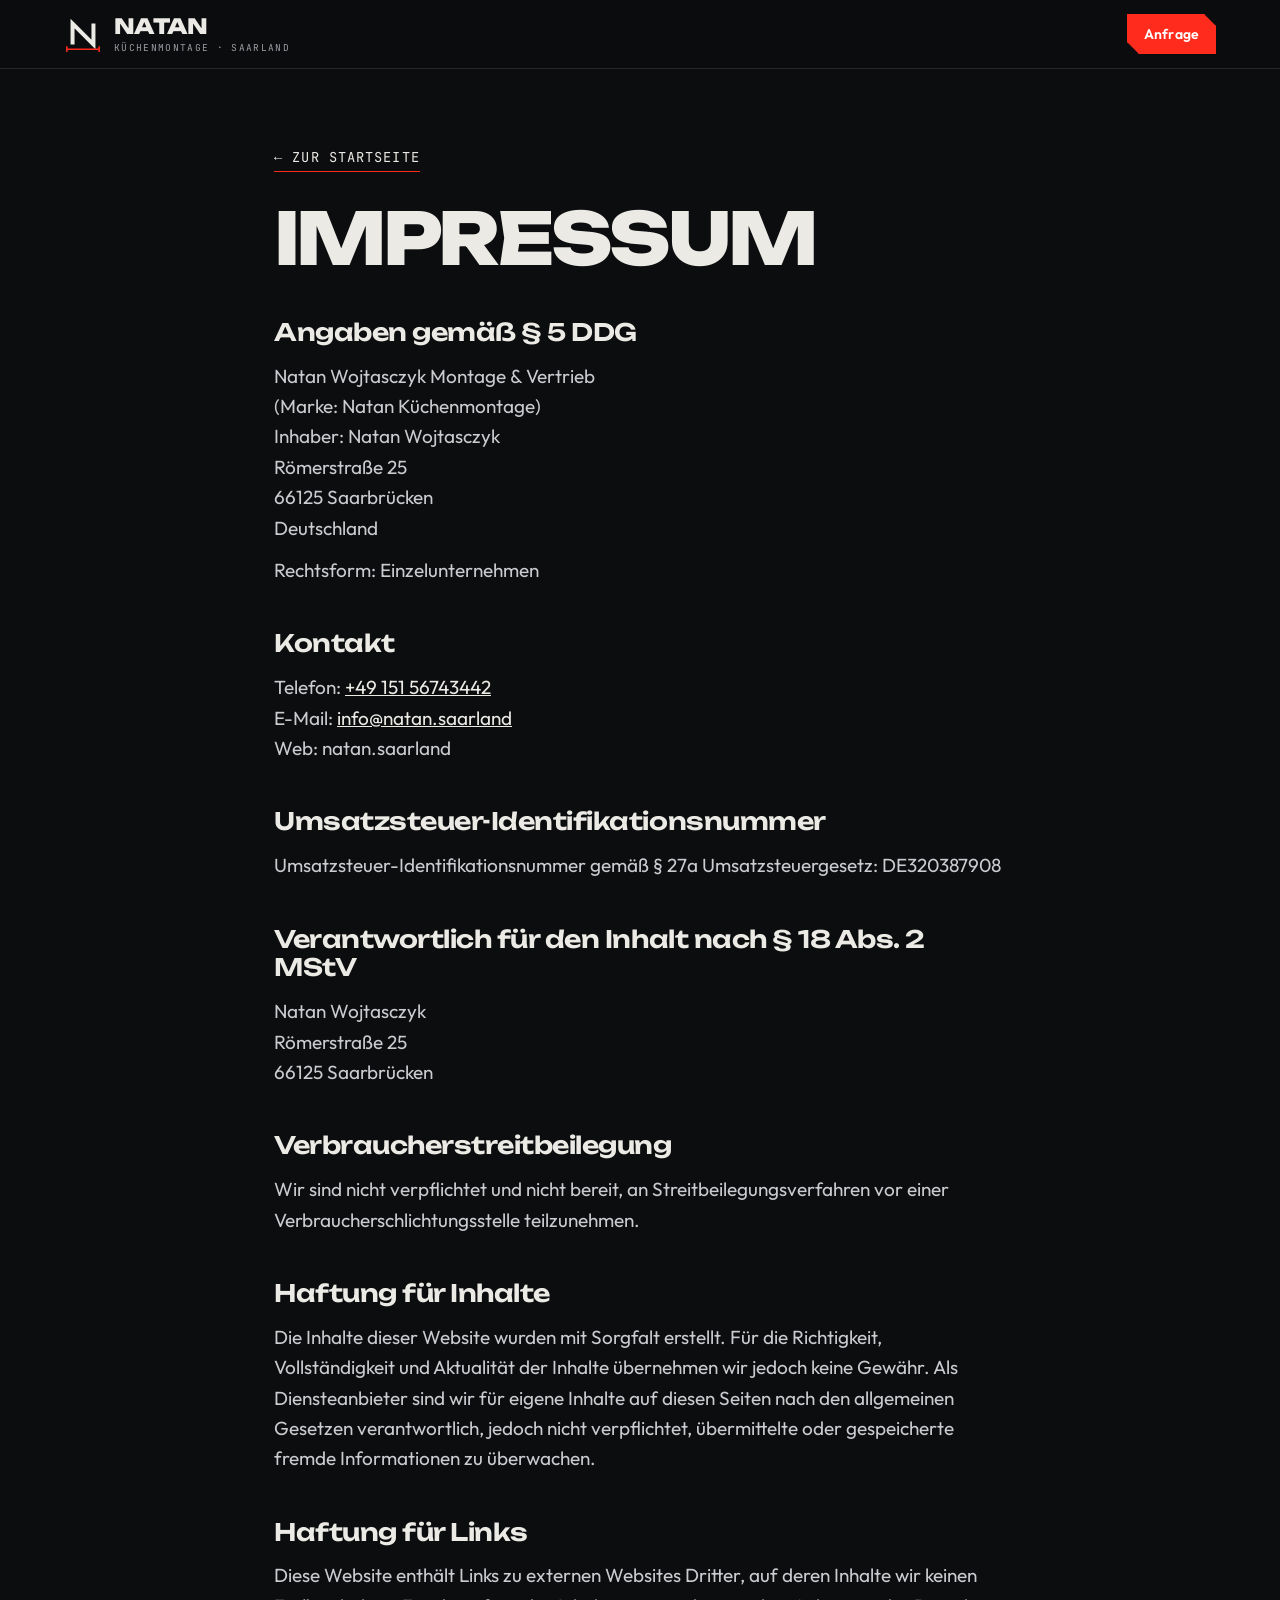
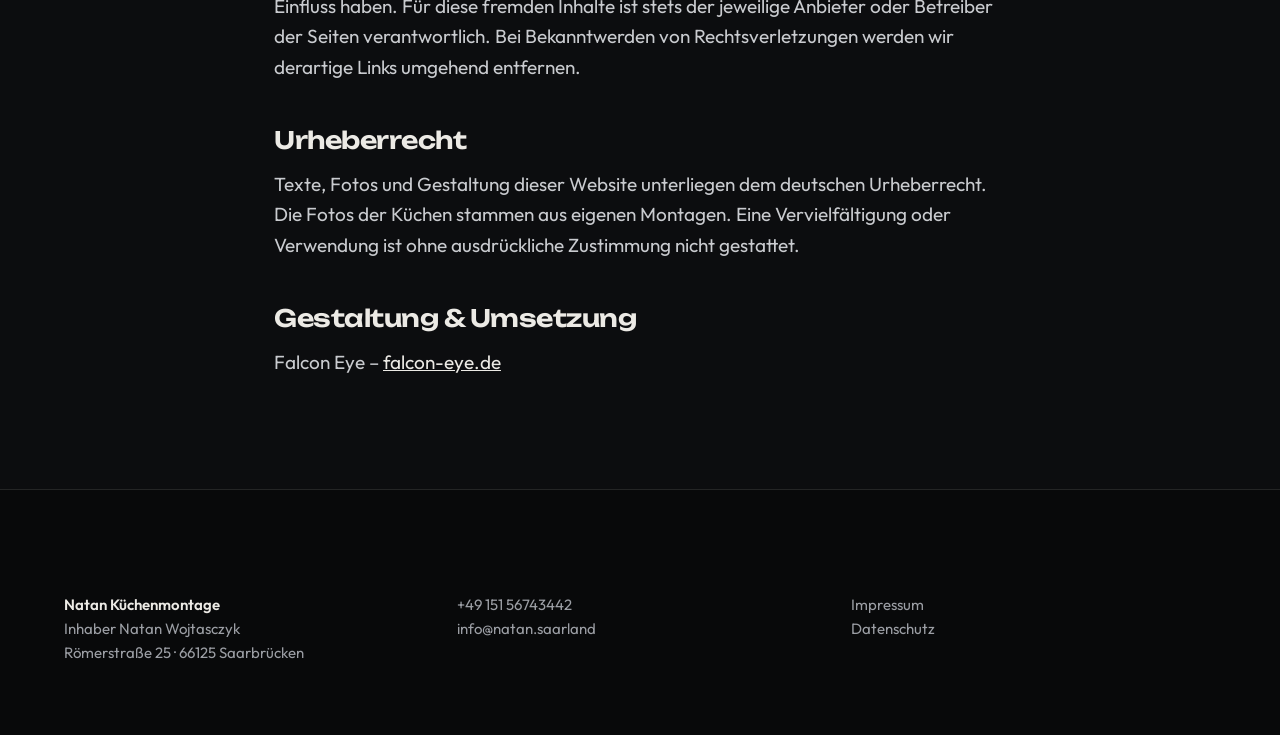
<file: impressum.html>
<!doctype html>
<html lang="de">
<head>
<meta charset="utf-8">
<meta name="viewport" content="width=device-width, initial-scale=1, viewport-fit=cover">
<title>Impressum – Natan Küchenmontage</title>
<meta name="description" content="Impressum von Natan Küchenmontage, Inhaber Natan Wojtasczyk, Saarbrücken.">
<meta property="og:type" content="website">
<meta property="og:locale" content="de_DE">
<meta property="og:site_name" content="Natan Küchenmontage">
<meta property="og:title" content="Impressum – Natan Küchenmontage">
<meta property="og:description" content="Impressum von Natan Küchenmontage, Inhaber Natan Wojtasczyk, Saarbrücken.">
<meta property="og:url" content="https://natan.saarland/impressum.html">
<meta property="og:image" content="https://natan.saarland/img/og.jpg">
<meta property="og:image:width" content="1200">
<meta property="og:image:height" content="630">
<meta name="twitter:card" content="summary_large_image">
<meta name="twitter:image" content="https://natan.saarland/img/og.jpg">
<link rel="canonical" href="https://natan.saarland/impressum.html">
<meta name="robots" content="index, follow">
<meta name="theme-color" content="#0c0d0f">
<link rel="icon" href="img/favicon.svg" type="image/svg+xml">
<link rel="stylesheet" href="assets/site.css?v=4">
</head>
<body>
<a class="skip" href="#main">Zum Inhalt springen</a>
<header class="top solid">
  <a class="brand" href="./" aria-label="Natan Küchenmontage · Saarland – zur Startseite">
    <span class="mark" aria-hidden="true"><svg viewBox="0 0 40 40"><path d="M9 31V9l22 22V9" fill="none" stroke="currentColor" stroke-width="4.2"/><path d="M3 36h34M3 33v6M37 33v6" stroke="#ff2b1c" stroke-width="1.6"/></svg></span>
    <span class="wm"><b>Natan</b> <small>Küchenmontage · Saarland</small></span>
  </a>
  <a class="btn btn-sm" href="index.html#anfrage">Anfrage</a>
</header>
<main id="main" class="legal"><div class="wrap">
<a class="link back mono" href="./">← Zur Startseite</a>
<h1>Impressum</h1>
<h2>Angaben gemäß § 5 DDG</h2>
<p>Natan Wojtasczyk Montage &amp; Vertrieb<br>(Marke: Natan Küchenmontage)<br>Inhaber: Natan Wojtasczyk<br>Römerstraße 25<br>66125 Saarbrücken<br>Deutschland</p>
<p>Rechtsform: Einzelunternehmen</p>
<h2>Kontakt</h2>
<p>Telefon: <a href="tel:+4915156743442">+49 151 56743442</a><br>E-Mail: <a href="mailto:info@natan.saarland">info@natan.saarland</a><br>Web: natan.saarland</p>
<h2>Umsatzsteuer-Identifikationsnummer</h2>
<p>Umsatzsteuer-Identifikationsnummer gemäß § 27a Umsatzsteuergesetz: DE320387908</p>
<h2>Verantwortlich für den Inhalt nach § 18 Abs. 2 MStV</h2>
<p>Natan Wojtasczyk<br>Römerstraße 25<br>66125 Saarbrücken</p>
<h2>Verbraucherstreitbeilegung</h2>
<p>Wir sind nicht verpflichtet und nicht bereit, an Streitbeilegungsverfahren vor einer Verbraucherschlichtungsstelle teilzunehmen.</p>
<h2>Haftung für Inhalte</h2>
<p>Die Inhalte dieser Website wurden mit Sorgfalt erstellt. Für die Richtigkeit, Vollständigkeit und Aktualität der Inhalte übernehmen wir jedoch keine Gewähr. Als Diensteanbieter sind wir für eigene Inhalte auf diesen Seiten nach den allgemeinen Gesetzen verantwortlich, jedoch nicht verpflichtet, übermittelte oder gespeicherte fremde Informationen zu überwachen.</p>
<h2>Haftung für Links</h2>
<p>Diese Website enthält Links zu externen Websites Dritter, auf deren Inhalte wir keinen Einfluss haben. Für diese fremden Inhalte ist stets der jeweilige Anbieter oder Betreiber der Seiten verantwortlich. Bei Bekanntwerden von Rechtsverletzungen werden wir derartige Links umgehend entfernen.</p>
<h2>Urheberrecht</h2>
<p>Texte, Fotos und Gestaltung dieser Website unterliegen dem deutschen Urheberrecht. Die Fotos der Küchen stammen aus eigenen Montagen. Eine Vervielfältigung oder Verwendung ist ohne ausdrückliche Zustimmung nicht gestattet.</p>
<h2>Gestaltung &amp; Umsetzung</h2>
<p>Falcon Eye – <a href="https://falcon-eye.de/" target="_blank" rel="noopener">falcon-eye.de</a></p>
</div></main>
<footer class="foot">
  <div class="wrap">
    <div class="foot-row" style="margin-top:0">
      <p><b>Natan Küchenmontage</b><br>Inhaber Natan Wojtasczyk<br>Römerstraße 25 · 66125 Saarbrücken</p>
      <p><a href="tel:+4915156743442">+49 151 56743442</a><br><a href="mailto:info@natan.saarland">info@natan.saarland</a></p>
      <p><a href="impressum.html">Impressum</a><br><a href="datenschutz.html">Datenschutz</a></p>
    </div>
  </div>
</footer>
</body>
</html>
</file>
<file: assets/site.css>
/* natan.saarland — Graphit, Eiche, Laserrot */
@font-face{font-family:Unbounded;src:url(../fonts/unbounded-latin-400-normal.woff2) format("woff2");font-weight:400;font-display:swap}
@font-face{font-family:Unbounded;src:url(../fonts/unbounded-latin-600-normal.woff2) format("woff2");font-weight:600;font-display:swap}
@font-face{font-family:Unbounded;src:url(../fonts/unbounded-latin-800-normal.woff2) format("woff2");font-weight:800;font-display:swap}
@font-face{font-family:Outfit;src:url(../fonts/outfit-latin-300-normal.woff2) format("woff2");font-weight:300;font-display:swap}
@font-face{font-family:Outfit;src:url(../fonts/outfit-latin-400-normal.woff2) format("woff2");font-weight:400;font-display:swap}
@font-face{font-family:Outfit;src:url(../fonts/outfit-latin-500-normal.woff2) format("woff2");font-weight:500;font-display:swap}
@font-face{font-family:Outfit;src:url(../fonts/outfit-latin-600-normal.woff2) format("woff2");font-weight:600;font-display:swap}
@font-face{font-family:JBM;src:url(../fonts/jetbrains-mono-latin-400-normal.woff2) format("woff2");font-weight:400;font-display:swap}
@font-face{font-family:JBM;src:url(../fonts/jetbrains-mono-latin-500-normal.woff2) format("woff2");font-weight:500;font-display:swap}

:root{
  --ink:#0c0d0f; --ink2:#121316; --ink3:#1a1c20; --steel:#2a2d32;
  --paper:#eceae5; --mute:#9b9ea4; --mute2:#6c7077;
  --laser:#ff2b1c; --laser-soft:rgba(255,43,28,.14);
  --oak:#c48f5a; --brass:#c39a5c;
  --concrete:#d6d5d1; --concrete2:#c9c8c3; --graphite:#17181b;
  --line:rgba(236,234,229,.12); --line2:rgba(236,234,229,.22);
  --disp:Unbounded,"Arial Black",system-ui,sans-serif;
  --body:Outfit,system-ui,-apple-system,"Segoe UI",sans-serif;
  --mono:JBM,ui-monospace,"SFMono-Regular",Menlo,monospace;
  --pad:clamp(20px,5vw,72px);
  --max:1320px;
  --ease:cubic-bezier(.2,.8,.2,1);
}
*,*::before,*::after{box-sizing:border-box}
html{-webkit-text-size-adjust:100%;text-size-adjust:100%;overflow-x:clip;scroll-padding-top:80px}
@supports not (overflow:clip){html,body{overflow-x:hidden}}
body{margin:0;background:var(--ink);color:var(--paper);font:400 clamp(16px,1.05vw + 10px,19px)/1.6 var(--body);overflow-x:clip;-webkit-font-smoothing:antialiased;text-rendering:optimizeLegibility}
img{max-width:100%;height:auto;display:block}
a{color:inherit}
button{font:inherit;color:inherit}
h1,h2,h3,p,ol,ul,figure{margin:0}
ol,ul{padding:0;list-style:none}
::selection{background:var(--laser);color:#fff}
:focus-visible{outline:2px solid var(--laser);outline-offset:3px}
.skip{position:fixed;left:12px;top:-60px;z-index:999;background:var(--laser);color:#fff;padding:10px 14px;text-decoration:none;font-weight:600}
.skip:focus{top:12px}
.sr{position:absolute!important;width:1px;height:1px;overflow:hidden;clip:rect(0 0 0 0);white-space:nowrap}
.wrap{max-width:var(--max);margin:0 auto;padding:0 var(--pad)}
.mono{font-family:var(--mono);font-size:.72em;letter-spacing:.08em;text-transform:uppercase}
.eyebrow{color:var(--laser);font-size:12px;margin-bottom:22px;display:flex;align-items:center;gap:10px}
.eyebrow::before{content:"";width:22px;height:1px;background:currentColor}
.h2{font:600 clamp(30px,4.4vw,68px)/1.04 var(--disp);letter-spacing:-.035em;max-width:16ch;text-wrap:balance}
.h2 em{font-style:normal;color:var(--mute)}
.sec-head{margin-bottom:clamp(36px,6vw,80px)}
.sec-sub{color:var(--mute);max-width:52ch;margin-top:20px}
.link{color:var(--paper);text-decoration:none;border-bottom:1px solid var(--laser);padding-bottom:2px}
.link:hover{color:var(--laser)}

/* Buttons */
.btn{--bg:var(--laser);--fg:#fff;position:relative;display:inline-flex;align-items:center;gap:10px;min-height:52px;padding:0 24px;background:var(--bg);color:var(--fg);border:1px solid var(--bg);font:600 15px/1 var(--body);letter-spacing:.01em;text-decoration:none;cursor:pointer;overflow:hidden;isolation:isolate;transition:color .3s,border-color .3s;clip-path:polygon(0 0,calc(100% - 12px) 0,100% 12px,100% 100%,12px 100%,0 calc(100% - 12px))}
.btn::after{content:"";position:absolute;inset:0;background:#fff;transform:translateX(-101%);transition:transform .45s var(--ease);z-index:-1}
.btn:hover{color:var(--ink)}
.btn:hover::after{transform:none}
.btn-ghost{--bg:transparent;--fg:var(--paper);border-color:var(--line2)}
.btn-sm{min-height:40px;padding:0 16px;font-size:14px}

/* Header */
.top{position:fixed;inset:0 0 auto;z-index:50;display:flex;align-items:center;justify-content:space-between;gap:20px;padding:14px var(--pad);transition:background .4s,backdrop-filter .4s,padding .4s}
.top.solid{background:rgba(12,13,15,.78);backdrop-filter:blur(14px) saturate(1.2);-webkit-backdrop-filter:blur(14px) saturate(1.2);border-bottom:1px solid var(--line)}
.brand{display:flex;align-items:center;gap:12px;text-decoration:none}
.mark{width:38px;height:38px;color:var(--paper);display:block}
.mark svg{width:100%;height:100%;display:block}
.wm{display:flex;flex-direction:column;line-height:1}
.wm b{font:800 21px/1 var(--disp);letter-spacing:-.03em;text-transform:uppercase}
.wm small{font:400 9.5px/1 var(--mono);letter-spacing:.14em;text-transform:uppercase;color:var(--mute);margin-top:6px}
.nav{display:flex;align-items:center;gap:clamp(14px,2vw,30px);font-size:15px}
.nav a:not(.btn){text-decoration:none;color:var(--mute);position:relative;padding:6px 0;transition:color .25s}
.nav a:not(.btn)::after{content:"";position:absolute;left:0;right:0;bottom:0;height:1px;background:var(--laser);transform:scaleX(0);transform-origin:left;transition:transform .35s var(--ease)}
.nav a:not(.btn):hover{color:var(--paper)}
.nav a:not(.btn):hover::after{transform:none}
.burger{display:none;width:46px;height:46px;border:1px solid var(--line2);background:rgba(12,13,15,.5);cursor:pointer;position:relative}
.burger i{position:absolute;left:12px;right:12px;height:2px;background:var(--paper);transition:transform .35s var(--ease)}
.burger i:first-child{top:18px}.burger i:last-child{top:26px}
.burger[aria-expanded=true] i:first-child{transform:translateY(4px) rotate(45deg)}
.burger[aria-expanded=true] i:last-child{transform:translateY(-4px) rotate(-45deg)}
.mnav{position:fixed;inset:0;z-index:45;background:var(--ink);padding:100px var(--pad) 40px;display:flex;flex-direction:column;justify-content:space-between;overflow-y:auto}
.mnav[hidden]{display:none}
.mnav nav{display:flex;flex-direction:column}
.mnav nav a{display:flex;align-items:baseline;gap:16px;text-decoration:none;font:600 clamp(26px,8vw,40px)/1.15 var(--disp);letter-spacing:-.03em;padding:12px 0;border-bottom:1px solid var(--line)}
.mnav nav a span{font:400 12px/1 var(--mono);color:var(--laser)}
.mnav-c{display:flex;flex-direction:column;gap:8px;color:var(--mute);margin-top:30px}
.mnav-c a{text-decoration:none}
@media (max-width:1020px){.nav{display:none}.burger{display:block}}

/* ===================== HERO ===================== */
.hero{position:relative;height:620vh;background:var(--ink)}
.stage{position:sticky;top:0;height:100vh;height:100svh;overflow:hidden}
#kc{position:absolute;inset:0;width:100%;height:100%;display:block;opacity:0;transition:opacity 1.2s ease}
.gl-ready #kc{opacity:1}
.hero-fallback{position:absolute;inset:0;width:100%;height:100%;object-fit:cover;display:none;filter:brightness(.55) saturate(.9)}
.no-gl .hero-fallback{display:block}
.vignette{position:absolute;inset:0;pointer-events:none;background:radial-gradient(120% 90% at 60% 45%,transparent 45%,rgba(8,9,10,.75) 100%),linear-gradient(90deg,rgba(10,11,12,.72),transparent 48%)}
.dims{position:absolute;inset:0;pointer-events:none;z-index:3}
.dim{position:absolute;left:0;top:0;opacity:0;will-change:transform}
.dim b,.dim i{position:absolute;left:0;transform:translate(-50%,-130%);white-space:nowrap}
.dim b{font:500 13px/1 var(--mono);color:#fff;background:var(--laser);padding:6px 8px;letter-spacing:.04em;box-shadow:0 0 24px rgba(255,43,28,.45)}
.dim i{font:400 10px/1 var(--mono);text-transform:uppercase;letter-spacing:.14em;color:#ffb3ab;font-style:normal;transform:translate(-50%,-360%)}

.hero-copy{position:absolute;left:var(--pad);bottom:clamp(90px,14vh,150px);z-index:5;max-width:min(760px,88vw);transition:opacity .6s var(--ease),transform .8s var(--ease)}
.kicker{display:flex;align-items:center;gap:10px;font:400 12px/1 var(--mono);letter-spacing:.14em;text-transform:uppercase;color:var(--mute);margin-bottom:26px}
.kicker .dot{width:8px;height:8px;border-radius:50%;background:var(--laser);box-shadow:0 0 0 0 rgba(255,43,28,.6);animation:ping 2s infinite}
@keyframes ping{0%{box-shadow:0 0 0 0 rgba(255,43,28,.6)}80%,100%{box-shadow:0 0 0 14px rgba(255,43,28,0)}}
.h-hero{font:800 clamp(40px,7.2vw,118px)/.94 var(--disp);letter-spacing:-.05em;text-transform:uppercase}
.h-hero .ln{display:inline-block;overflow:hidden;vertical-align:top;padding-bottom:.04em}
.h-hero .ln>span{display:inline-block;transform:translateY(105%);transition:transform 1.1s var(--ease)}
.h-hero .red>span{color:var(--laser)}
.is-in .h-hero .ln>span{transform:none}
.is-in .h-hero .ln:nth-child(2)>span{transition-delay:.08s}
.is-in .h-hero .ln:nth-child(3)>span{transition-delay:.16s}
.is-in .h-hero .ln:nth-child(4)>span{transition-delay:.24s}
.lead{margin-top:26px;max-width:46ch;color:#c9cbcf;font-size:clamp(16px,1.2vw + 8px,20px);opacity:0;transform:translateY(16px);transition:opacity .9s .4s,transform .9s .4s var(--ease)}
.hero-copy .ctas{margin-top:30px;display:flex;flex-wrap:wrap;gap:12px;opacity:0;transform:translateY(16px);transition:opacity .9s .55s,transform .9s .55s var(--ease)}
.is-in .lead,.is-in .hero-copy .ctas{opacity:1;transform:none}
.scrollcue{margin-top:34px;display:flex;align-items:center;gap:12px;font:400 11px/1 var(--mono);letter-spacing:.14em;text-transform:uppercase;color:var(--mute)}
.scrollcue span{width:1px;height:38px;background:linear-gradient(var(--laser),transparent);animation:cue 1.8s infinite var(--ease);transform-origin:top}
@keyframes cue{0%{transform:scaleY(0)}50%{transform:scaleY(1)}100%{transform:scaleY(1);opacity:0}}
.hero:not(.is-start) .hero-copy{opacity:0;transform:translateY(-40px);pointer-events:none}

.hud{position:absolute;inset:0;z-index:4;pointer-events:none;opacity:0;transition:opacity .6s}
.hero:not(.is-start):not(.is-done) .hud{opacity:1}
.steps{position:absolute;right:var(--pad);top:50%;transform:translateY(-50%);display:flex;flex-direction:column;gap:10px;counter-reset:s}
.steps li{counter-increment:s;font:400 11px/1 var(--mono);letter-spacing:.12em;text-transform:uppercase;color:var(--mute2);display:flex;align-items:center;justify-content:flex-end;gap:12px;transition:color .4s}
.steps li::after{content:"0" counter(s);width:34px;height:34px;display:grid;place-items:center;border:1px solid var(--line);font-size:11px;transition:all .4s}
.steps li.done{color:var(--mute)}
.steps li.done::after{border-color:var(--line2);color:var(--paper);content:"✓"}
.steps li.on{color:#fff}
.steps li.on::after{background:var(--laser);border-color:var(--laser);color:#fff;box-shadow:0 0 30px rgba(255,43,28,.5)}
.cap{position:absolute;left:var(--pad);bottom:76px;max-width:520px}
.cap span{display:block;font:400 12px/1 var(--mono);letter-spacing:.14em;color:var(--laser);margin-bottom:14px}
.cap strong{display:block;font:800 clamp(30px,4.6vw,66px)/.95 var(--disp);letter-spacing:-.045em;text-transform:uppercase}
.cap em{display:block;font-style:normal;color:#c3c5c9;margin-top:14px;max-width:40ch}
.cap.in span,.cap.in strong,.cap.in em{animation:capin .7s var(--ease) both}
.cap.in strong{animation-delay:.05s}.cap.in em{animation-delay:.12s}
@keyframes capin{from{opacity:0;transform:translateY(18px);filter:blur(6px)}to{opacity:1;transform:none;filter:none}}
.meter{position:absolute;right:var(--pad);top:96px;display:flex;align-items:baseline;gap:10px;color:var(--mute)}
.meter b{font:500 clamp(22px,2.4vw,34px)/1 var(--mono);color:#fff;font-variant-numeric:tabular-nums;min-width:4.6ch;text-align:right}
.tape{position:absolute;left:0;right:0;bottom:0;height:34px;background:repeating-linear-gradient(90deg,rgba(236,234,229,.35) 0 1px,transparent 1px 10px) bottom/100% 8px no-repeat,repeating-linear-gradient(90deg,rgba(236,234,229,.55) 0 1px,transparent 1px 50px) bottom/100% 14px no-repeat,repeating-linear-gradient(90deg,rgba(236,234,229,.8) 0 1px,transparent 1px 100px) bottom/100% 22px no-repeat;border-top:1px solid var(--line)}
.tape i{position:absolute;left:0;top:-1px;height:2px;width:100%;background:var(--laser);transform-origin:left;transform:scaleX(0);box-shadow:0 0 14px var(--laser)}
.hero-end{position:absolute;left:var(--pad);right:var(--pad);top:clamp(100px,15vh,170px);z-index:5;opacity:0;transform:translateY(30px);transition:opacity .8s var(--ease),transform .8s var(--ease);pointer-events:none;max-width:760px}
.is-done .hero-end{opacity:1;transform:none;pointer-events:auto}
.h-end{font:800 clamp(48px,9vw,150px)/.9 var(--disp);letter-spacing:-.06em;text-transform:uppercase}
.hero-end>p:not(.h-end){color:#c9cbcf;margin:18px 0 26px;max-width:42ch}
.hero-end .ctas{display:flex;flex-wrap:wrap;gap:12px}

/* Fallbacks */
.no-gl .hero,.rm .hero{height:100vh;height:100svh}
.no-gl .hud,.rm .hud,.no-gl .hero-end,.rm .hero-end{display:none}
.no-gl .hero-copy,.rm .hero-copy{opacity:1!important;transform:none!important;pointer-events:auto!important}
.rm .scrollcue,.no-gl .scrollcue{display:none}
.rm .h-hero .ln>span,.rm .lead,.rm .hero-copy .ctas{transform:none!important;opacity:1!important;transition:none!important}

@media (max-width:760px){
  .hero{height:480vh}
  .vignette{background:linear-gradient(180deg,rgba(10,11,12,.65),transparent 30%,transparent 50%,rgba(10,11,12,.92) 88%)}
  .hero-copy{bottom:calc(28px + env(safe-area-inset-bottom))}
  .hero-copy .kicker,.hero-copy .scrollcue{display:none}
  .h-hero{font-size:clamp(34px,11vw,56px)}
  .lead{margin-top:16px;font-size:16px}
  .hero-copy .ctas{margin-top:20px}
  .steps{top:78px;right:auto;left:var(--pad);transform:none;flex-direction:row;gap:6px}
  .steps li{font-size:0;gap:0}
  .steps li::after{width:30px;height:30px;font-size:10px}
  .meter{top:84px;right:var(--pad)}
  .meter .mono:first-child{display:none}
  .cap{bottom:56px;right:var(--pad)}
  .cap em{font-size:15px}
  .tape{height:26px}
  .hero-end{top:auto;bottom:92px}
}

/* ===================== STATEMENT ===================== */
.statement{padding:clamp(110px,16vw,220px) 0 clamp(80px,12vw,160px);position:relative}
.say{font:400 clamp(26px,3.5vw,54px)/1.2 var(--disp);letter-spacing:-.035em;max-width:24ch}
.say .w{opacity:.16;transition:opacity .3s}
.say .w.lit{opacity:1}
.say .w.hot{color:var(--laser)}
.rm .say .w,.no-js .say .w{opacity:1}
.sig{margin-top:44px;display:flex;flex-direction:column;gap:6px}
.sig .mono{font-size:13px;color:var(--paper)}
.sig span:last-child{color:var(--mute);font-size:15px}

/* ===================== WEGE ===================== */
.paths{padding:clamp(60px,8vw,120px) 0}
.path-grid{display:grid;grid-template-columns:1fr 1fr;gap:clamp(14px,2vw,24px)}
.path{position:relative;overflow:hidden;background:var(--ink2);border:1px solid var(--line);padding:clamp(26px,3.6vw,52px);display:flex;flex-direction:column;gap:22px;min-height:620px}
.path-b{background:var(--concrete);color:var(--graphite);border-color:transparent}
.path-top{display:flex;justify-content:space-between;color:var(--mute);gap:12px}
.path-b .path-top{color:#55585e}
.path-top .mono:first-child{color:var(--laser)}
.path h3{font:800 clamp(40px,5.6vw,92px)/.9 var(--disp);letter-spacing:-.055em;text-transform:uppercase;margin-top:auto}
.path>p{max-width:44ch;color:#c4c6ca}
.path-b>p{color:#3b3e43}
.ticks{display:flex;flex-direction:column;border-top:1px solid var(--line)}
.path-b .ticks{border-color:rgba(23,24,27,.16)}
.ticks li{padding:12px 0 12px 28px;border-bottom:1px solid var(--line);position:relative;font-size:16px}
.path-b .ticks li{border-color:rgba(23,24,27,.16)}
.ticks li::before{content:"";position:absolute;left:0;top:21px;width:14px;height:1px;background:var(--laser)}
.ticks li::after{content:"";position:absolute;left:13px;top:17px;width:1px;height:9px;background:var(--laser)}
.path .btn{align-self:flex-start}
.path-b .btn-ghost{--fg:var(--graphite)}
.scanline{position:absolute;left:0;right:0;top:0;height:1px;background:var(--laser);box-shadow:0 0 16px 2px rgba(255,43,28,.55);opacity:0;pointer-events:none}
.path:hover .scanline{animation:scan 1.6s var(--ease)}
@keyframes scan{0%{opacity:0;transform:translateY(0)}10%{opacity:1}90%{opacity:1}100%{opacity:0;transform:translateY(620px)}}
@media (max-width:860px){.path-grid{grid-template-columns:1fr}.path{min-height:0}.path h3{margin-top:20px}}

/* ===================== MILLIMETERARBEIT ===================== */
.mm{padding:clamp(80px,10vw,140px) 0 clamp(70px,9vw,130px);overflow:hidden}
.ruler-word{padding:0 var(--pad);text-align:center;position:relative}
.rw{font:800 clamp(38px,10.6vw,200px)/.9 var(--disp);letter-spacing:-.06em;text-transform:uppercase;display:inline-block;white-space:nowrap;color:rgba(236,234,229,.14);hyphens:manual}
.rw.fill{color:transparent;background:linear-gradient(90deg,var(--paper) var(--fp,0%),#2a2c30 var(--fp,0%));-webkit-background-clip:text;background-clip:text}
.rw-dim{display:flex;align-items:center;gap:12px;margin:0 auto 18px;color:var(--laser);font:500 13px/1 var(--mono);letter-spacing:.06em;width:var(--rww,60%);max-width:100%}
.rw-dim i{flex:1;height:1px;background:var(--laser);position:relative}
.rw-dim i:first-child::before,.rw-dim i:last-child::after{content:"";position:absolute;top:-6px;width:1px;height:13px;background:var(--laser)}
.rw-dim i:first-child::before{left:0}.rw-dim i:last-child::after{right:0}
.rw-dim span{white-space:nowrap;font-variant-numeric:tabular-nums}
.rw-note{margin-top:20px;color:var(--mute);font-size:11px}
.rw-note b{color:var(--paper);font-weight:500;font-variant-numeric:tabular-nums}
.prec{position:relative;margin-top:clamp(60px,8vw,110px);display:grid;grid-template-columns:repeat(3,1fr);gap:clamp(12px,1.6vw,22px);align-items:start}
.pc{position:relative;overflow:hidden;background:var(--ink2)}
.pc img{width:100%;aspect-ratio:3/4.2;object-fit:cover;filter:grayscale(.35) contrast(1.05);transition:filter .6s,transform 1.2s var(--ease)}
.pc:hover img{filter:none;transform:scale(1.03)}
.pc-2{margin-top:clamp(40px,8vw,120px)}
.pc-3{margin-top:clamp(20px,4vw,60px)}
.pc figcaption{position:absolute;left:0;right:0;bottom:0;padding:60px 18px 18px;background:linear-gradient(transparent,rgba(8,9,10,.92));font-size:15px;display:flex;flex-direction:column;gap:6px}
.pc figcaption .mono{color:var(--laser);font-size:11px}
.xhair{position:absolute;inset:0;pointer-events:none;opacity:0;transition:opacity .3s;z-index:2}
.prec:hover .xhair{opacity:1}
.xh,.xv{position:absolute;background:var(--laser);box-shadow:0 0 10px rgba(255,43,28,.8)}
.xh{left:-100vw;right:-100vw;height:1px;top:0}
.xv{top:-60px;bottom:-60px;width:1px;left:0}
.xl{position:absolute;left:0;top:0;transform:translate(12px,-26px);background:var(--laser);color:#fff;padding:5px 7px;font-size:10px;white-space:nowrap}
.fine{margin-top:30px;color:var(--mute2);font-size:10.5px;text-transform:none;letter-spacing:.02em}
@media (max-width:760px){.prec{grid-template-columns:1fr 1fr}.pc-3{grid-column:1/-1;margin-top:0}.pc-3 img{aspect-ratio:16/10}.pc-2{margin-top:40px}}

/* ===================== PFEILER ===================== */
.pfeiler{padding:clamp(70px,10vw,140px) 0;background:linear-gradient(var(--ink),var(--ink2) 20%,var(--ink2))}
.spot{display:grid;grid-template-columns:1.5fr 1fr;gap:clamp(20px,4vw,60px);align-items:center;margin-bottom:clamp(70px,10vw,140px)}
.spot-img{position:relative;overflow:hidden;cursor:crosshair}
.spot-img img{width:100%;aspect-ratio:16/10;object-fit:cover}
.spot-hit{position:absolute;inset:0;background:transparent;border:0;cursor:crosshair;width:100%}
.spot-mark{position:absolute;width:64px;height:64px;margin:-32px 0 0 -32px;border:1px solid var(--laser);border-radius:50%;opacity:0;transform:scale(.4);transition:opacity .3s,transform .5s var(--ease);pointer-events:none;z-index:2}
.spot-mark::before,.spot-mark::after{content:"";position:absolute;background:var(--laser);left:50%;top:50%}
.spot-mark::before{width:90px;height:1px;transform:translate(-50%,-50%)}
.spot-mark::after{width:1px;height:90px;transform:translate(-50%,-50%)}
.spot.hit .spot-mark{opacity:1;transform:none}
.spot-q{font:600 clamp(24px,2.6vw,40px)/1.1 var(--disp);letter-spacing:-.035em}
.spot-q span{display:block;font:400 16px/1.5 var(--body);letter-spacing:0;color:var(--mute);margin-top:12px}
.spot-a{margin-top:22px;min-height:3.2em;color:var(--paper);font-size:18px}
.spot-a b{color:var(--laser);font-weight:600}
.case{display:grid;grid-template-columns:1.15fr 1fr;gap:clamp(24px,5vw,80px);position:relative}
.case-media{position:sticky;top:12vh;height:76vh;overflow:hidden;background:#000}
.case-media img{position:absolute;inset:0;width:100%;height:100%;object-fit:cover;opacity:0;transform:scale(1.06);transition:opacity .9s var(--ease),transform 1.6s var(--ease)}
.case-media img.on{opacity:1;transform:none}
.case-n{position:absolute;left:16px;bottom:16px;background:var(--laser);color:#fff;padding:7px 9px;font-size:11px;z-index:2}
.case-steps li{min-height:76vh;display:flex;flex-direction:column;justify-content:center;gap:16px;padding:40px 0;border-top:1px solid var(--line);opacity:.35;transition:opacity .5s}
.case-steps li.on{opacity:1}
.case-steps li>img{display:none}
.case-steps .mono{color:var(--laser);font-size:12px}
.case-steps h3{font:600 clamp(26px,2.8vw,44px)/1.06 var(--disp);letter-spacing:-.04em}
.case-steps p{color:#c4c6ca;max-width:44ch}
.case-steps .btn{align-self:flex-start;margin-top:10px}
@media (max-width:860px){
  .spot{grid-template-columns:1fr}
  .case{grid-template-columns:1fr}
  .case-media{display:none}
  .case-steps li{min-height:0;opacity:1;padding:30px 0}
  .case-steps li>img{display:block;width:100%;aspect-ratio:4/3;object-fit:cover;margin-bottom:8px}
}

/* ===================== WERKSCHAU ===================== */
.works{position:relative;background:var(--ink2)}
.works-pin{position:sticky;top:0;min-height:100vh;min-height:100svh;display:flex;flex-direction:column;justify-content:center;padding:96px 0 40px;overflow:hidden}
.works-head{padding:0 var(--pad);display:grid;grid-template-columns:auto 1fr;align-items:end;gap:10px 60px;margin-bottom:clamp(26px,4vh,46px)}
.works-head .eyebrow{grid-column:1/-1;margin-bottom:6px}
.works-sub{color:var(--mute);max-width:40ch;justify-self:end;text-align:right}
.track-wrap{overflow:visible}
.track{display:flex;gap:clamp(12px,1.4vw,20px);padding:0 var(--pad);will-change:transform;width:max-content}
.track li{flex:none}
.wk{display:block;position:relative;padding:0;border:0;background:#000;cursor:zoom-in;overflow:hidden;height:min(56vh,560px);text-align:left}
.wk img{height:100%;width:auto;max-width:none;object-fit:cover;transition:transform 1.2s var(--ease),filter .6s}
.wk:hover img{transform:scale(1.04)}
.wk-n{position:absolute;left:12px;top:12px;background:rgba(12,13,15,.75);padding:6px 8px;font-size:10.5px;backdrop-filter:blur(6px)}
.wk-t{position:absolute;left:0;right:0;bottom:0;padding:40px 14px 14px;background:linear-gradient(transparent,rgba(8,9,10,.85));font-size:14px;color:#e2e3e5;transform:translateY(6px);opacity:.92;transition:transform .5s var(--ease)}
.wk:hover .wk-t{transform:none}
.tape-ruler{position:relative;margin:28px var(--pad) 0;height:40px;overflow:hidden;border-top:1px solid var(--line)}
.tr-in{position:absolute;left:0;top:0;bottom:0;width:400%;background:repeating-linear-gradient(90deg,rgba(236,234,229,.3) 0 1px,transparent 1px 8px) top/100% 8px no-repeat,repeating-linear-gradient(90deg,rgba(236,234,229,.55) 0 1px,transparent 1px 40px) top/100% 14px no-repeat,repeating-linear-gradient(90deg,rgba(236,234,229,.85) 0 1px,transparent 1px 80px) top/100% 22px no-repeat;will-change:transform}
.tr-pin{position:absolute;left:50%;top:0;width:1px;height:100%;background:var(--laser);box-shadow:0 0 10px var(--laser)}
.tr-pin::before{content:"";position:absolute;left:-5px;top:0;border:5px solid transparent;border-top-color:var(--laser)}
.works-more{padding:16px var(--pad) 0}
@media (max-width:860px){
  .works{height:auto!important}
  .works-pin{position:relative;min-height:0;padding:80px 0 60px}
  .works-head{grid-template-columns:1fr}
  .works-sub{justify-self:start;text-align:left}
  .track-wrap{overflow-x:auto;scroll-snap-type:x mandatory;-webkit-overflow-scrolling:touch;scrollbar-width:none;overscroll-behavior-x:contain}
  .track-wrap::-webkit-scrollbar{display:none}
  .track{transform:none!important}
  .track li{scroll-snap-align:center}
  .wk{height:62vw;max-height:420px}
}

/* ===================== LOGBUCH ===================== */
.log{background:var(--concrete);color:var(--graphite);padding:clamp(80px,11vw,150px) 0}
.log .h2 em{color:#6e7177}
.log .sec-sub{color:#4a4d52}
.log-list{display:grid;grid-template-columns:repeat(3,1fr);border-top:1px solid rgba(23,24,27,.2)}
.log-list li{padding:28px 28px 34px 0;border-bottom:1px solid rgba(23,24,27,.2);position:relative;counter-increment:lg}
.log-list li:not(:nth-child(3n+1)){padding-left:28px;border-left:1px solid rgba(23,24,27,.2)}
.log-list .mono{display:inline-block;font-size:12px;color:#fff;background:var(--graphite);padding:7px 9px;margin-bottom:18px}
.log-list li:hover .mono{background:var(--laser)}
.log-list p{color:#2e3135;font-size:17px}
.log-list li::after{content:"";position:absolute;left:0;bottom:-1px;height:2px;width:100%;background:var(--laser);transform:scaleX(0);transform-origin:left;transition:transform .6s var(--ease)}
.log-list li:hover::after{transform:none}
@media (max-width:960px){.log-list{grid-template-columns:1fr 1fr}.log-list li:not(:nth-child(3n+1)){padding-left:0;border-left:0}.log-list li:nth-child(even){padding-left:24px;border-left:1px solid rgba(23,24,27,.2)}}
@media (max-width:600px){.log-list{grid-template-columns:1fr}.log-list li:nth-child(even){padding-left:0;border-left:0}.log-list li{padding-right:0}}

/* ===================== FINDEN ===================== */
.finden{padding:clamp(80px,11vw,160px) 0;position:relative;overflow:hidden}
.finden::before{content:"";position:absolute;inset:0;background-image:linear-gradient(var(--line) 1px,transparent 1px),linear-gradient(90deg,var(--line) 1px,transparent 1px);background-size:64px 64px;opacity:.35;mask-image:radial-gradient(70% 70% at 70% 40%,#000,transparent);-webkit-mask-image:radial-gradient(70% 70% at 70% 40%,#000,transparent);pointer-events:none}
.flow{display:grid;grid-template-columns:repeat(3,1fr);gap:clamp(14px,2vw,26px);position:relative}
.flow::before{content:"";position:absolute;left:0;right:0;top:34px;height:1px;background:linear-gradient(90deg,var(--laser) var(--fl,0%),var(--line) var(--fl,0%))}
.flow li{position:relative;padding-top:90px}
.flow-n{position:absolute;top:0;left:0;width:68px;height:68px;display:grid;place-items:center;background:var(--ink);border:1px solid var(--line2);font:800 26px/1 var(--disp);transition:background .5s,border-color .5s}
.flow li.on .flow-n{background:var(--laser);border-color:var(--laser)}
.flow h3{font:600 clamp(22px,2vw,30px)/1.1 var(--disp);letter-spacing:-.035em;margin-bottom:12px}
.flow p{color:#c4c6ca;max-width:34ch}
.finden-cta{margin-top:clamp(40px,6vw,80px);display:flex;align-items:center;gap:22px;flex-wrap:wrap;color:var(--mute)}
@media (max-width:760px){.flow{grid-template-columns:1fr;gap:34px}.flow::before{left:34px;right:auto;top:0;bottom:0;width:1px;height:auto;background:linear-gradient(var(--laser) var(--fl,0%),var(--line) var(--fl,0%))}.flow li{padding:0 0 0 96px;min-height:68px}}

/* ===================== ÜBER ===================== */
.about{padding:clamp(80px,11vw,150px) 0;background:var(--ink2)}
.about-grid{display:grid;grid-template-columns:1fr 1fr;gap:clamp(30px,6vw,90px);align-items:center}
.about-txt p{color:#c4c6ca;margin-top:20px;max-width:52ch}
.about-txt .h2{margin-bottom:10px}
.about-img{position:relative}
.about-img img{width:100%;aspect-ratio:16/11;object-fit:cover}
.about-img figcaption{margin-top:12px;color:var(--mute);font-size:11px}
.lifetape{margin-top:clamp(70px,9vw,120px);position:relative;padding-top:56px}
.lt-scale{height:56px;position:absolute;left:0;right:0;top:0;background:linear-gradient(90deg,#e4c64c,#d9b93d);clip-path:inset(0 calc(100% - var(--lt,0%)) 0 0);box-shadow:inset 0 -2px 0 rgba(0,0,0,.15)}
.lt-scale::before{content:"";position:absolute;inset:0;background:repeating-linear-gradient(90deg,#1b1b1b 0 1px,transparent 1px 1%) top/100% 12px no-repeat,repeating-linear-gradient(90deg,#1b1b1b 0 2px,transparent 2px 10%) top/100% 24px no-repeat}
.lifetape::before{content:"";position:absolute;left:0;right:0;top:0;height:56px;border:1px dashed var(--line2)}
.lt-marks{position:relative;height:150px}
.lt-marks li{position:absolute;left:calc(var(--at)*100%);top:0;transform:translateX(-50%);display:flex;flex-direction:column;align-items:center;text-align:center;width:min(220px,24vw);padding-top:16px;opacity:.25;transition:opacity .5s}
.lt-marks li.on{opacity:1}
.lt-marks li::before{content:"";position:absolute;top:-56px;left:50%;width:2px;height:70px;background:var(--laser)}
.lt-marks b{font:800 clamp(24px,3vw,44px)/1 var(--disp);letter-spacing:-.04em;margin-bottom:8px}
.lt-marks .next b{color:var(--laser)}
.lt-marks span{color:var(--mute);font-size:14px;line-height:1.35}
@media (max-width:860px){
  .about-grid{grid-template-columns:1fr}
  .lifetape{padding-top:0;padding-left:56px}
  .lifetape::before{left:0;top:0;bottom:0;right:auto;width:44px;height:auto}
  .lt-scale{left:0;top:0;bottom:0;right:auto;width:44px;height:auto;clip-path:inset(0 0 calc(100% - var(--lt,0%)) 0);background:linear-gradient(#e4c64c,#d9b93d)}
  .lt-scale::before{background:repeating-linear-gradient(180deg,#1b1b1b 0 1px,transparent 1px 1%) left/12px 100% no-repeat,repeating-linear-gradient(180deg,#1b1b1b 0 2px,transparent 2px 10%) left/24px 100% no-repeat}
  .lt-marks{height:auto;display:flex;flex-direction:column;gap:34px;padding:20px 0}
  .lt-marks li{position:relative;left:auto;transform:none;align-items:flex-start;text-align:left;width:auto;padding:0 0 0 14px}
  .lt-marks li::before{top:12px;left:-26px;width:30px;height:2px}
}

/* ===================== ANFRAGE ===================== */
.anfrage{padding:clamp(80px,11vw,150px) 0;position:relative}
.q-grid{display:grid;grid-template-columns:.85fr 1.15fr;gap:clamp(30px,6vw,90px);align-items:start}
.q-intro{position:sticky;top:110px}
.q-intro>p{color:#c4c6ca;margin-top:22px;max-width:40ch}
.direct{margin-top:36px;border-top:1px solid var(--line)}
.direct a{display:flex;flex-direction:column;gap:4px;padding:16px 0;border-bottom:1px solid var(--line);text-decoration:none;font-size:18px;transition:padding .35s var(--ease),color .3s}
.direct a:hover{padding-left:12px;color:#fff}
.direct .mono{color:var(--laser);font-size:11px}
.qform{background:var(--ink2);border:1px solid var(--line);padding:clamp(20px,3.4vw,46px);display:flex;flex-direction:column;gap:20px}
.tabs{position:relative;display:grid;grid-template-columns:1fr 1fr;border:1px solid var(--line2);margin-bottom:6px}
.tabs button{position:relative;z-index:1;background:none;border:0;padding:16px 12px;cursor:pointer;font:600 15px/1.2 var(--body);color:var(--mute);display:flex;align-items:center;justify-content:center;gap:10px;transition:color .3s;min-height:56px}
.tabs button .mono{font-size:11px;opacity:.8}
.tabs button[aria-selected=true]{color:#fff}
.tab-ind{position:absolute;top:0;bottom:0;left:0;width:50%;background:var(--laser);transition:transform .5s var(--ease)}
.tabs.b .tab-ind{transform:translateX(100%)}
.hp{position:absolute;left:-9999px;width:1px;height:1px;opacity:0}
.row2{display:grid;grid-template-columns:1fr 1fr;gap:16px}
.f{display:flex;flex-direction:column;gap:8px}
.f>span,.cl{font:400 11px/1.3 var(--mono);letter-spacing:.1em;text-transform:uppercase;color:var(--mute)}
.f input,.f textarea{background:var(--ink);border:1px solid var(--line2);color:var(--paper);font:400 16px/1.4 var(--body);padding:14px;border-radius:0;outline:none;transition:border-color .3s,box-shadow .3s;width:100%}
.f input:focus,.f textarea:focus{border-color:var(--laser);box-shadow:0 0 0 3px var(--laser-soft)}
.f textarea{resize:vertical;min-height:96px}
.fs{border:0;padding:0;margin:0;display:flex;flex-direction:column;gap:20px;min-width:0}
.fs[hidden]{display:none}
.chipset{display:flex;flex-wrap:wrap;gap:8px}
.chipset .cl{width:100%;margin-bottom:2px}
.chip{position:relative;cursor:pointer}
.chip input{position:absolute;opacity:0;width:1px;height:1px}
.chip span{display:inline-flex;align-items:center;min-height:42px;padding:0 14px;border:1px solid var(--line2);font-size:14.5px;transition:all .25s;user-select:none}
.chip:hover span{border-color:var(--paper)}
.chip input:checked+span{background:var(--paper);color:var(--ink);border-color:var(--paper)}
.chip input:checked+span::before{content:"";width:6px;height:6px;background:var(--laser);margin-right:9px}
.chip input:focus-visible+span{outline:2px solid var(--laser);outline-offset:2px}
.file{position:relative;display:flex;align-items:center;gap:14px;flex-wrap:wrap;border:1px dashed var(--line2);padding:16px;cursor:pointer;transition:border-color .3s}
.file:hover{border-color:var(--laser)}
.file input{position:absolute;inset:0;opacity:0;cursor:pointer;width:100%}
.file-b{font-weight:600}
.file-b::before{content:"+";display:inline-grid;place-items:center;width:28px;height:28px;background:var(--laser);color:#fff;margin-right:12px;font-weight:400}
.file-n{color:var(--mute);font-size:11px}
.file.err{border-color:var(--laser)}
.file.err .file-n{color:var(--laser);font-size:12px}
.btn-send:disabled{opacity:.7;cursor:progress}
.consent{display:flex;gap:12px;align-items:flex-start;font-size:14px;color:var(--mute);cursor:pointer}
.consent input{appearance:none;-webkit-appearance:none;flex:none;width:22px;height:22px;border:1px solid var(--line2);margin:1px 0 0;background:var(--ink);cursor:pointer;display:grid;place-items:center}
.consent input:checked{background:var(--laser);border-color:var(--laser)}
.consent input:checked::after{content:"";width:9px;height:5px;border:2px solid #fff;border-top:0;border-right:0;transform:rotate(-45deg) translate(1px,-1px)}
.consent a{color:var(--paper)}
.btn-send{justify-content:center;min-height:60px;font-size:16px}
.btn-send i{width:18px;height:1px;background:currentColor;position:relative;transition:width .35s var(--ease)}
.btn-send:hover i{width:30px}
.btn-send i::after{content:"";position:absolute;right:0;top:-4px;width:8px;height:8px;border-top:1px solid currentColor;border-right:1px solid currentColor;transform:rotate(45deg)}
.form-note{color:var(--mute2);font-size:10.5px;text-transform:none;letter-spacing:.02em}
.form-note a{color:var(--paper)}
@media (max-width:900px){.q-grid{grid-template-columns:1fr}.q-intro{position:static}}
@media (max-width:540px){.row2{grid-template-columns:1fr}.tabs button{flex-direction:column;gap:4px;font-size:14px}}

/* ===================== GRUPPE & FOOTER ===================== */
.group{padding:clamp(60px,8vw,110px) 0;border-top:1px solid var(--line)}
.g-row{display:grid;grid-template-columns:repeat(3,1fr);gap:14px}
.g-card{display:flex;flex-direction:column;gap:8px;padding:26px;border:1px solid var(--line);text-decoration:none;transition:border-color .3s,background .3s;min-height:150px}
.g-card .mono{color:var(--laser);font-size:11px}
.g-card b{font:600 20px/1.15 var(--disp);letter-spacing:-.03em;margin-top:auto}
.g-card span:last-child{color:var(--mute);font-size:14.5px}
a.g-card:hover{border-color:var(--laser);background:var(--ink2)}
.g-self{background:var(--ink2);border-style:dashed}
@media (max-width:860px){.g-row{grid-template-columns:1fr}}
.foot{padding:clamp(60px,8vw,110px) 0 120px;background:#08090a;border-top:1px solid var(--line)}
.foot-big{font:800 clamp(36px,9vw,150px)/.9 var(--disp);letter-spacing:-.06em;text-transform:uppercase;color:#25272c}
.foot-row{display:grid;grid-template-columns:repeat(3,1fr);gap:28px;margin-top:56px;color:var(--mute);font-size:15px}
.foot-row b{color:var(--paper)}
.foot-row a{text-decoration:none}
.foot-row a:hover{color:var(--laser)}
.foot-c{margin-top:44px;color:var(--mute2);font-size:10.5px}
@media (max-width:760px){.foot-row{grid-template-columns:1fr}}
@media (min-width:861px){.foot{padding-bottom:70px}}

/* Dock */
.dock{position:fixed;left:10px;right:10px;bottom:calc(10px + env(safe-area-inset-bottom));z-index:40;display:none;grid-template-columns:1fr 1fr 1.2fr;gap:6px;transform:translateY(140%);transition:transform .5s var(--ease)}
.dock.show{transform:none}
.dock a{display:flex;align-items:center;justify-content:center;gap:8px;min-height:50px;background:rgba(20,21,24,.92);backdrop-filter:blur(10px);-webkit-backdrop-filter:blur(10px);border:1px solid var(--line2);text-decoration:none;font-weight:600;font-size:14.5px}
.dock svg{width:18px;height:18px}
.dock .dock-cta{background:var(--laser);border-color:var(--laser);color:#fff}
@media (max-width:860px){.dock{display:grid}}

/* Lightbox */
.lb{position:fixed;inset:0;z-index:90;background:rgba(6,7,8,.94);display:grid;place-items:center;padding:60px 16px}
.lb[hidden]{display:none}
.lb figure{max-width:min(1400px,100%);max-height:100%;display:flex;flex-direction:column;gap:12px;align-items:center}
.lb img{max-height:calc(100vh - 160px);max-height:calc(100svh - 160px);width:auto;object-fit:contain}
.lb figcaption{color:var(--mute);font-size:11px;text-align:center}
.lb button{position:absolute;width:52px;height:52px;border:1px solid var(--line2);background:rgba(12,13,15,.7);cursor:pointer;font-size:22px;display:grid;place-items:center}
.lb button:hover{background:var(--laser);border-color:var(--laser)}
.lb-x{top:14px;right:14px}
.lb-p{left:14px;top:50%;transform:translateY(-50%)}
.lb-n{right:14px;top:50%;transform:translateY(-50%)}
@media (max-width:600px){.lb-p,.lb-n{top:auto;bottom:16px;transform:none}}

/* Danke */
.thanks{position:fixed;inset:0;z-index:95;background:rgba(6,7,8,.9);display:grid;place-items:center;padding:20px}
.thanks[hidden]{display:none}
.th-in{background:var(--ink2);border:1px solid var(--line2);padding:clamp(28px,5vw,60px);max-width:640px;display:flex;flex-direction:column;gap:20px;border-top:3px solid var(--laser)}
.th-in p:not(.h2):not(.eyebrow){color:#c4c6ca}
.th-in .btn{align-self:flex-start}

/* Reveal */
.rv{opacity:0;transform:translateY(34px)}
.rm .rv,.no-js .rv{opacity:1!important;transform:none!important}

/* Legal pages */
.legal{padding:140px 0 100px}
.legal .wrap{max-width:860px}
.legal h1{font:800 clamp(34px,6vw,72px)/1 var(--disp);letter-spacing:-.05em;text-transform:uppercase;margin-bottom:40px}
.legal h2{font:600 clamp(19px,2vw,24px)/1.2 var(--disp);letter-spacing:-.02em;margin:44px 0 14px}
.legal h3{font:600 17px/1.3 var(--body);margin:26px 0 8px}
.legal p,.legal li{color:#c9cbcf;margin-bottom:12px}
.legal ul{list-style:square;padding-left:22px}
.legal a{color:var(--paper)}
.legal .back{display:inline-block;margin-bottom:30px}

@media (prefers-reduced-motion:reduce){*,*::before,*::after{animation-duration:.01ms!important;animation-iteration-count:1!important;transition-duration:.01ms!important;scroll-behavior:auto!important}}

/* ===== Review-Runde: Feinschliff ===== */
/* Header bleibt auch über hellen Flächen (Logbuch) satt dunkel statt grau */
.top.solid{background:rgba(12,13,15,.9)}
/* Werkschau: Block passt auch auf 900 px hohe Bildschirme komplett ins Bild; Zähler am Maßband */
.works-pin{padding:84px 0 26px}
.wk{height:min(52vh,560px)}
.track-wrap{position:relative}
.tape-ruler{margin-top:20px}
.tr-n{position:absolute;left:calc(50% + 12px);bottom:3px;font-size:11px;color:var(--mute);letter-spacing:.1em;white-space:nowrap}
.tr-n b{color:var(--paper);font-weight:500}
@media (max-width:860px){.wk{height:62vw;max-height:420px}.tape-ruler{margin-top:22px}}
/* Logbuch: große Konturziffern, die beim Überfahren laserrot werden */
.log-list{counter-reset:lg}
.log-list li{transition:background .4s var(--ease)}
.log-list li::before{content:counter(lg,decimal-leading-zero);position:absolute;right:22px;top:20px;font:800 clamp(40px,4.6vw,68px)/1 var(--disp);letter-spacing:-.05em;color:transparent;-webkit-text-stroke:1px rgba(23,24,27,.2);transition:color .45s var(--ease),-webkit-text-stroke-color .45s,transform .6s var(--ease);pointer-events:none}
.log-list li:hover{background:rgba(255,255,255,.28)}
.log-list li:hover::before{color:var(--laser);-webkit-text-stroke-color:var(--laser);transform:translateY(-4px)}
.log-list li p{position:relative}
@media (max-width:600px){.log-list li::before{right:0;top:22px;font-size:40px}}
/* Gruppe: Laser-Unterstrich beim Überfahren */
.g-card{position:relative;overflow:hidden}
a.g-card::after{content:"";position:absolute;left:0;right:0;bottom:0;height:2px;background:var(--laser);transform:scaleX(0);transform-origin:left;transition:transform .5s var(--ease)}
a.g-card:hover::after{transform:none}
/* Footer: Schlusswort füllt sich beim Scrollen wie das Maß-Wort */
.foot-big.fill{color:transparent;background:linear-gradient(90deg,var(--paper) var(--ff,0%),#25272c var(--ff,0%));-webkit-background-clip:text;background-clip:text;width:fit-content}
.foot-big span{display:inline-block}
.foot-big.fill span{color:transparent;background:linear-gradient(90deg,var(--laser) var(--ff,0%),#25272c var(--ff,0%));-webkit-background-clip:text;background-clip:text}
/* Hero: Text räumt beim Start der Montage schneller das Feld (weniger Überlagerung mit dem 3D-Modell) */
.hero:not(.is-start) .hero-copy{transition:opacity .35s var(--ease),transform .5s var(--ease)}
</file>
